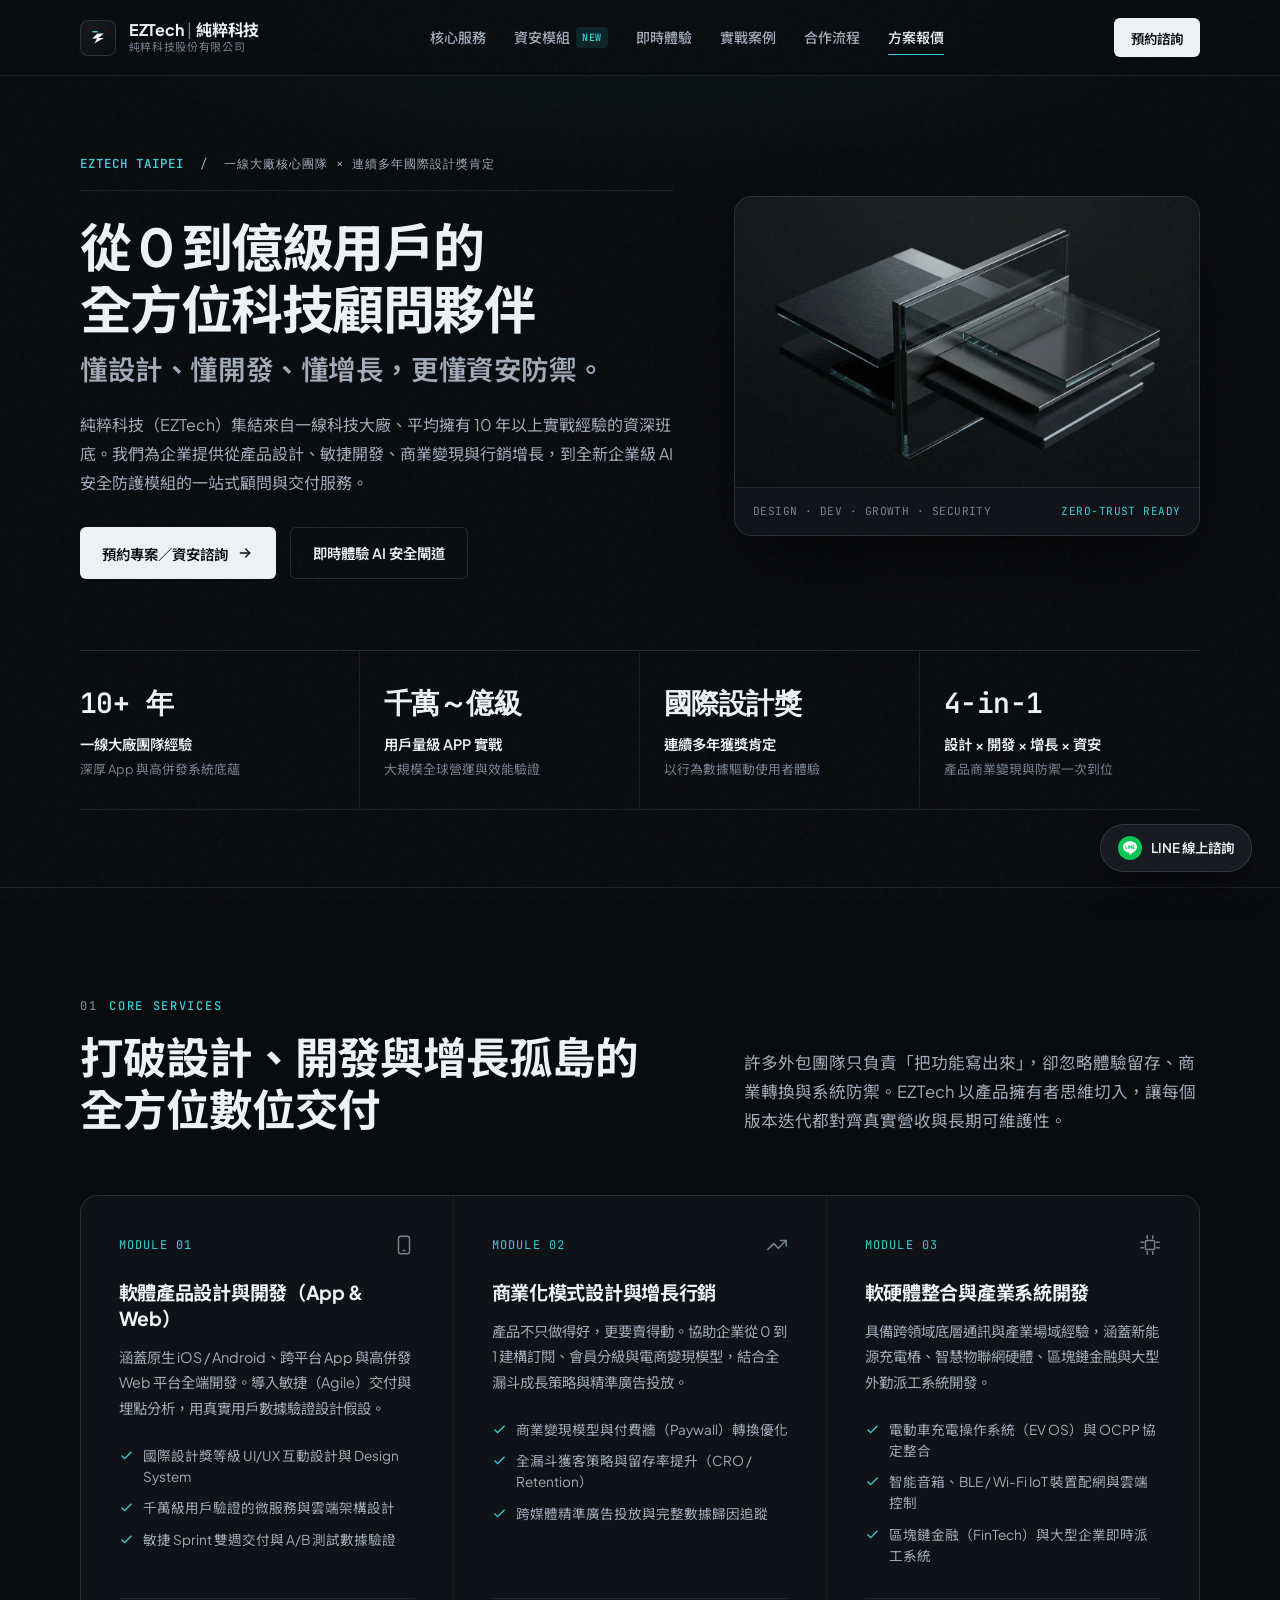
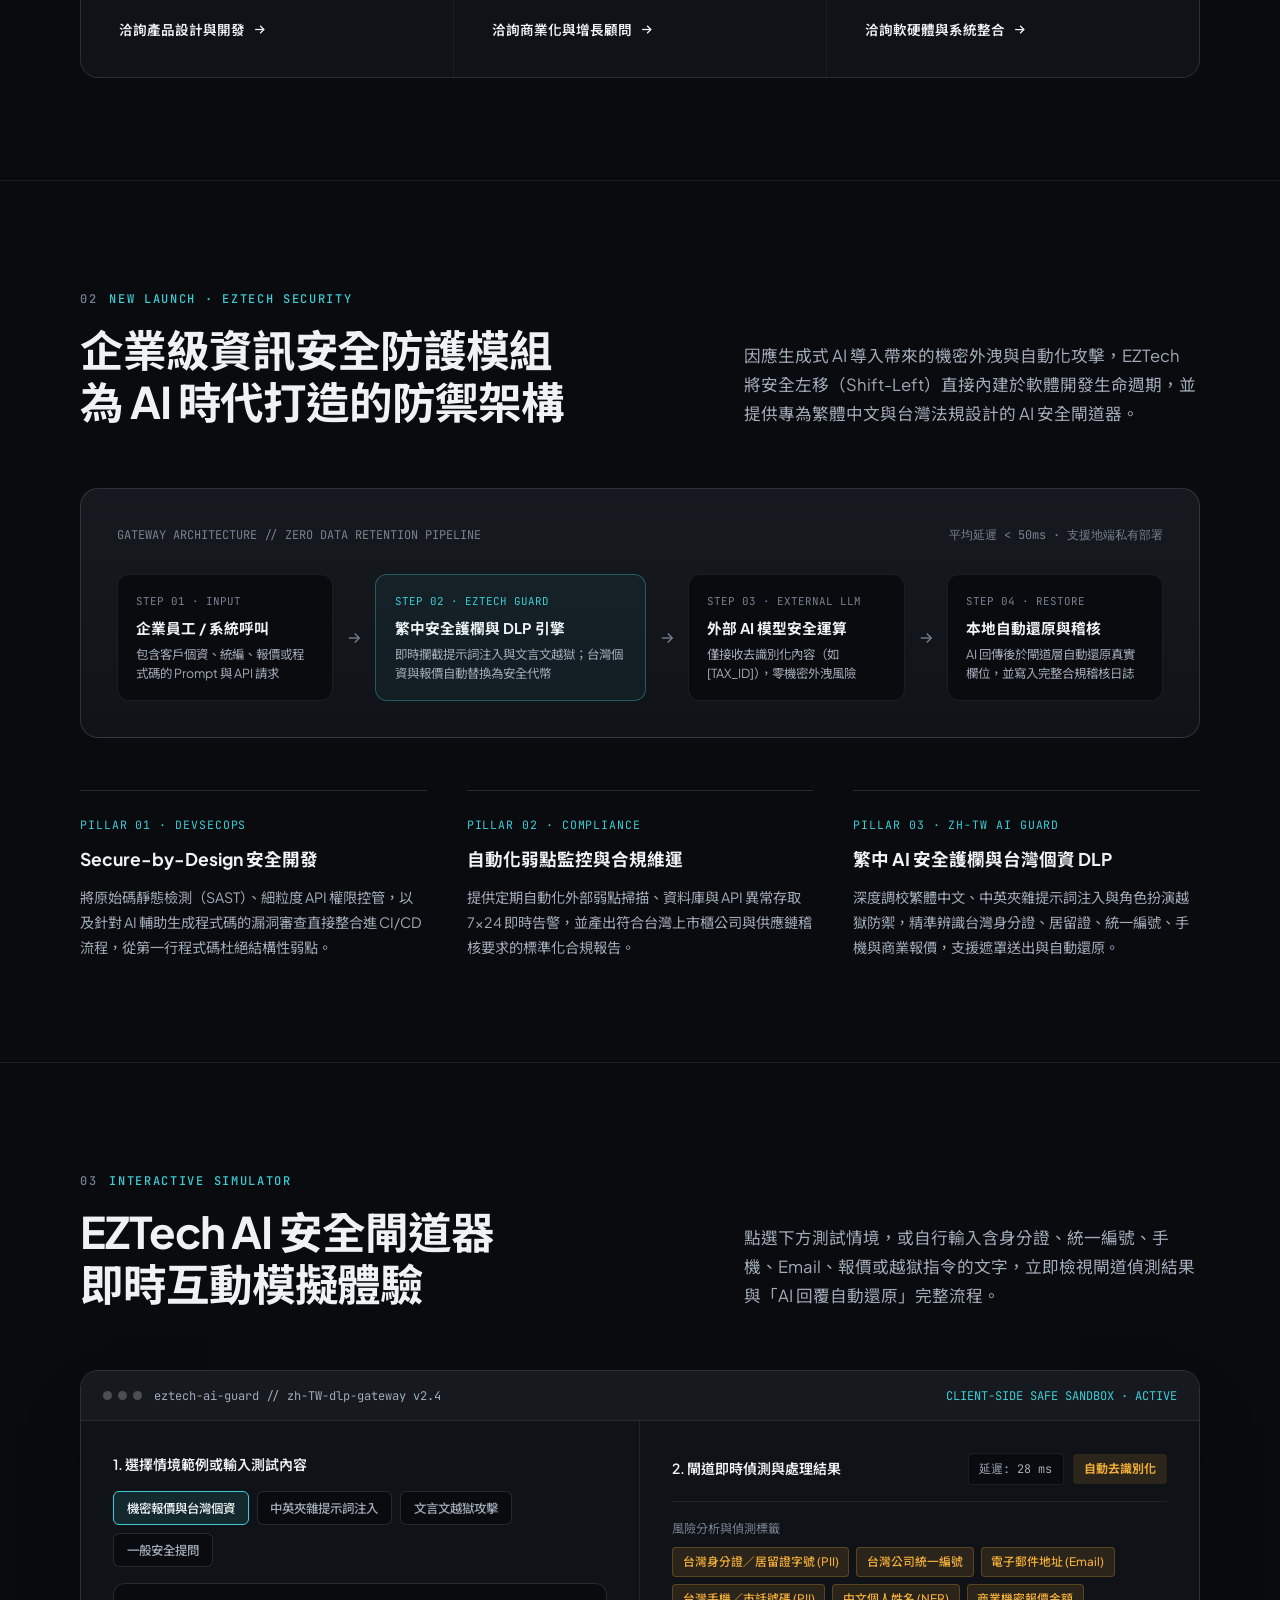
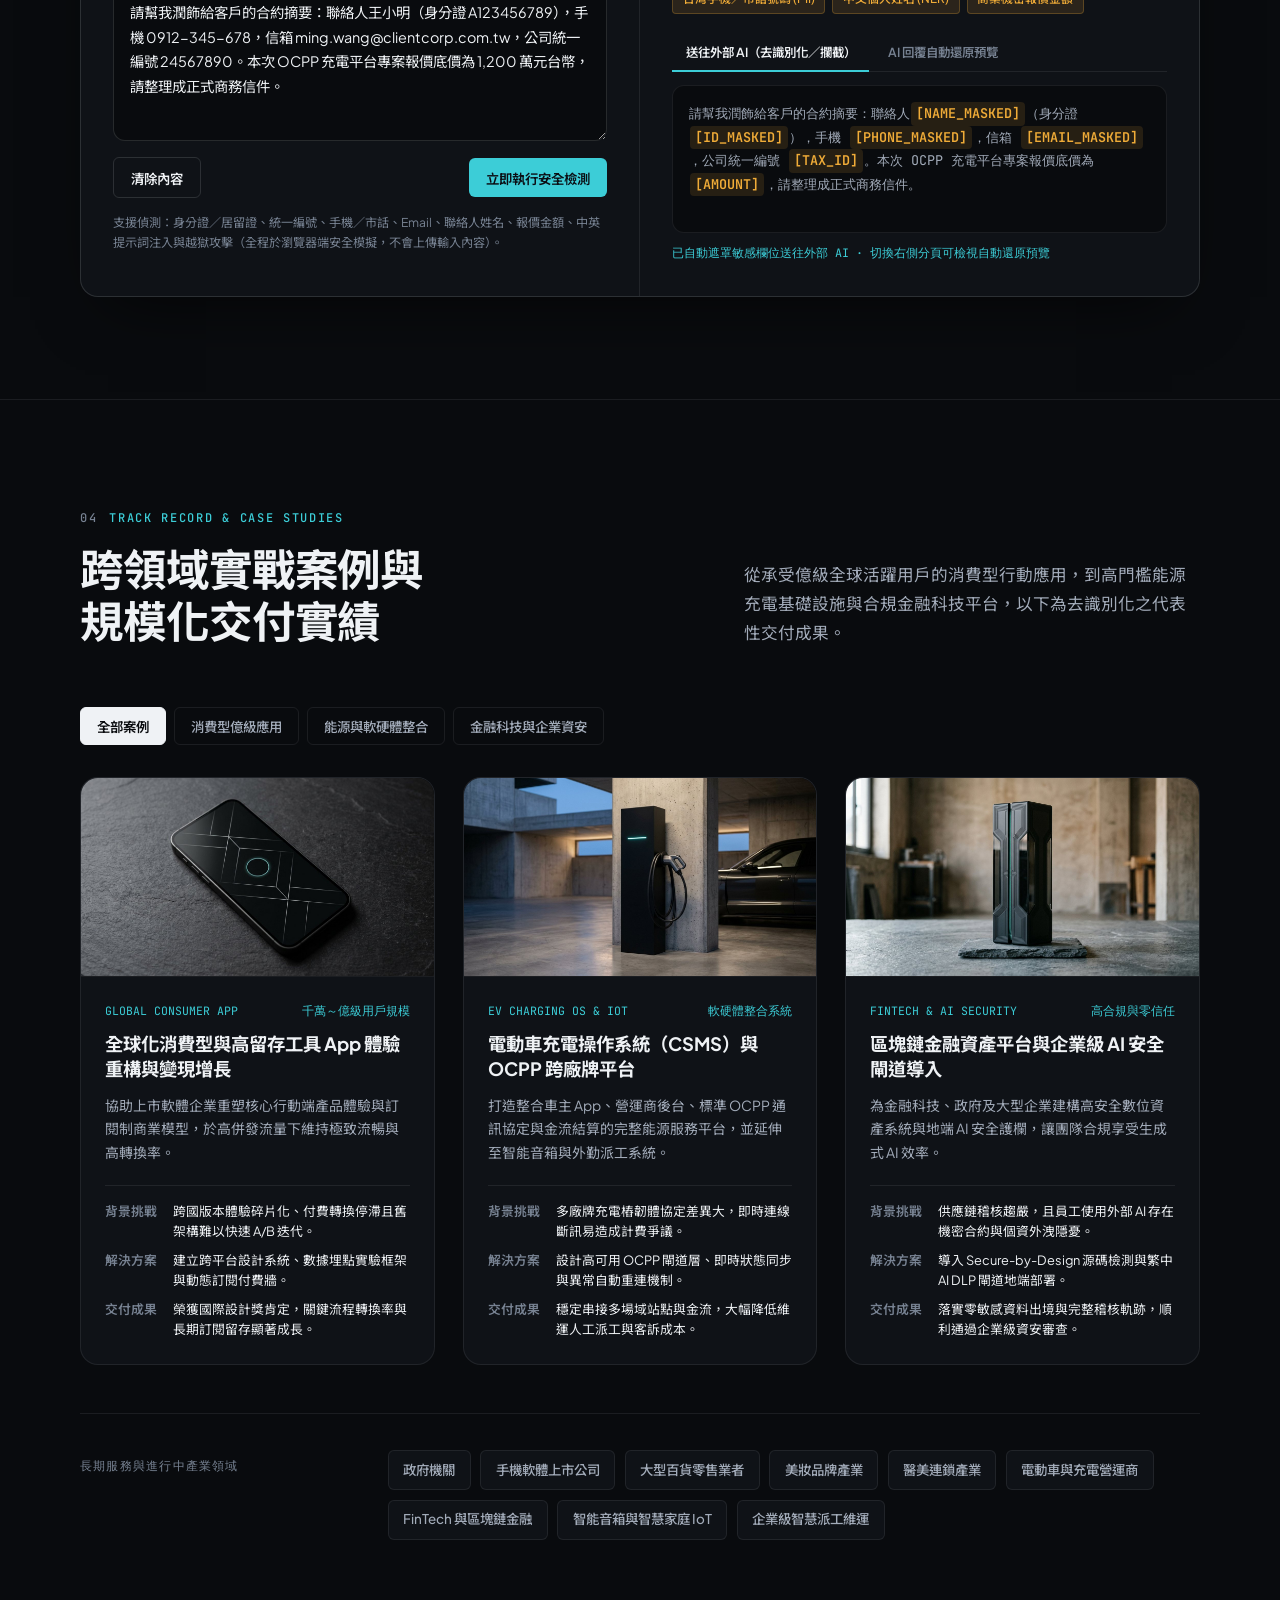
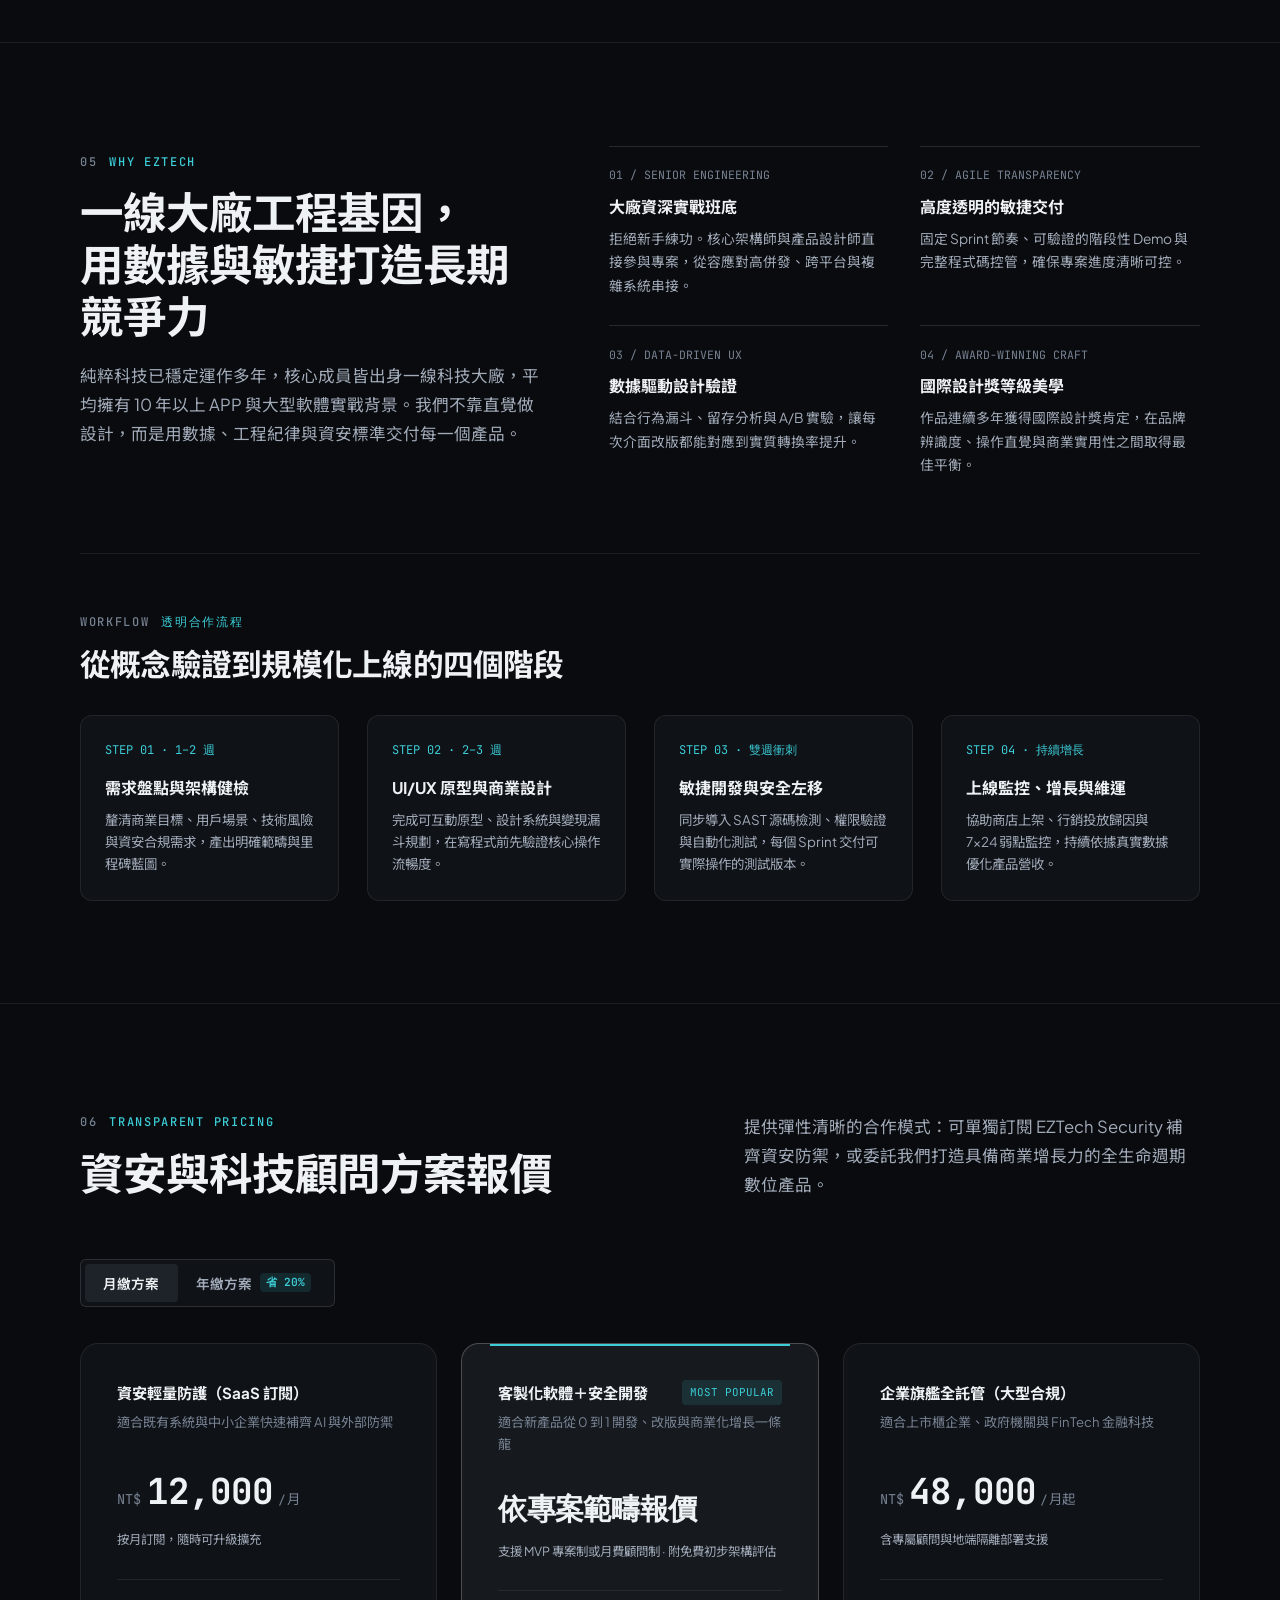
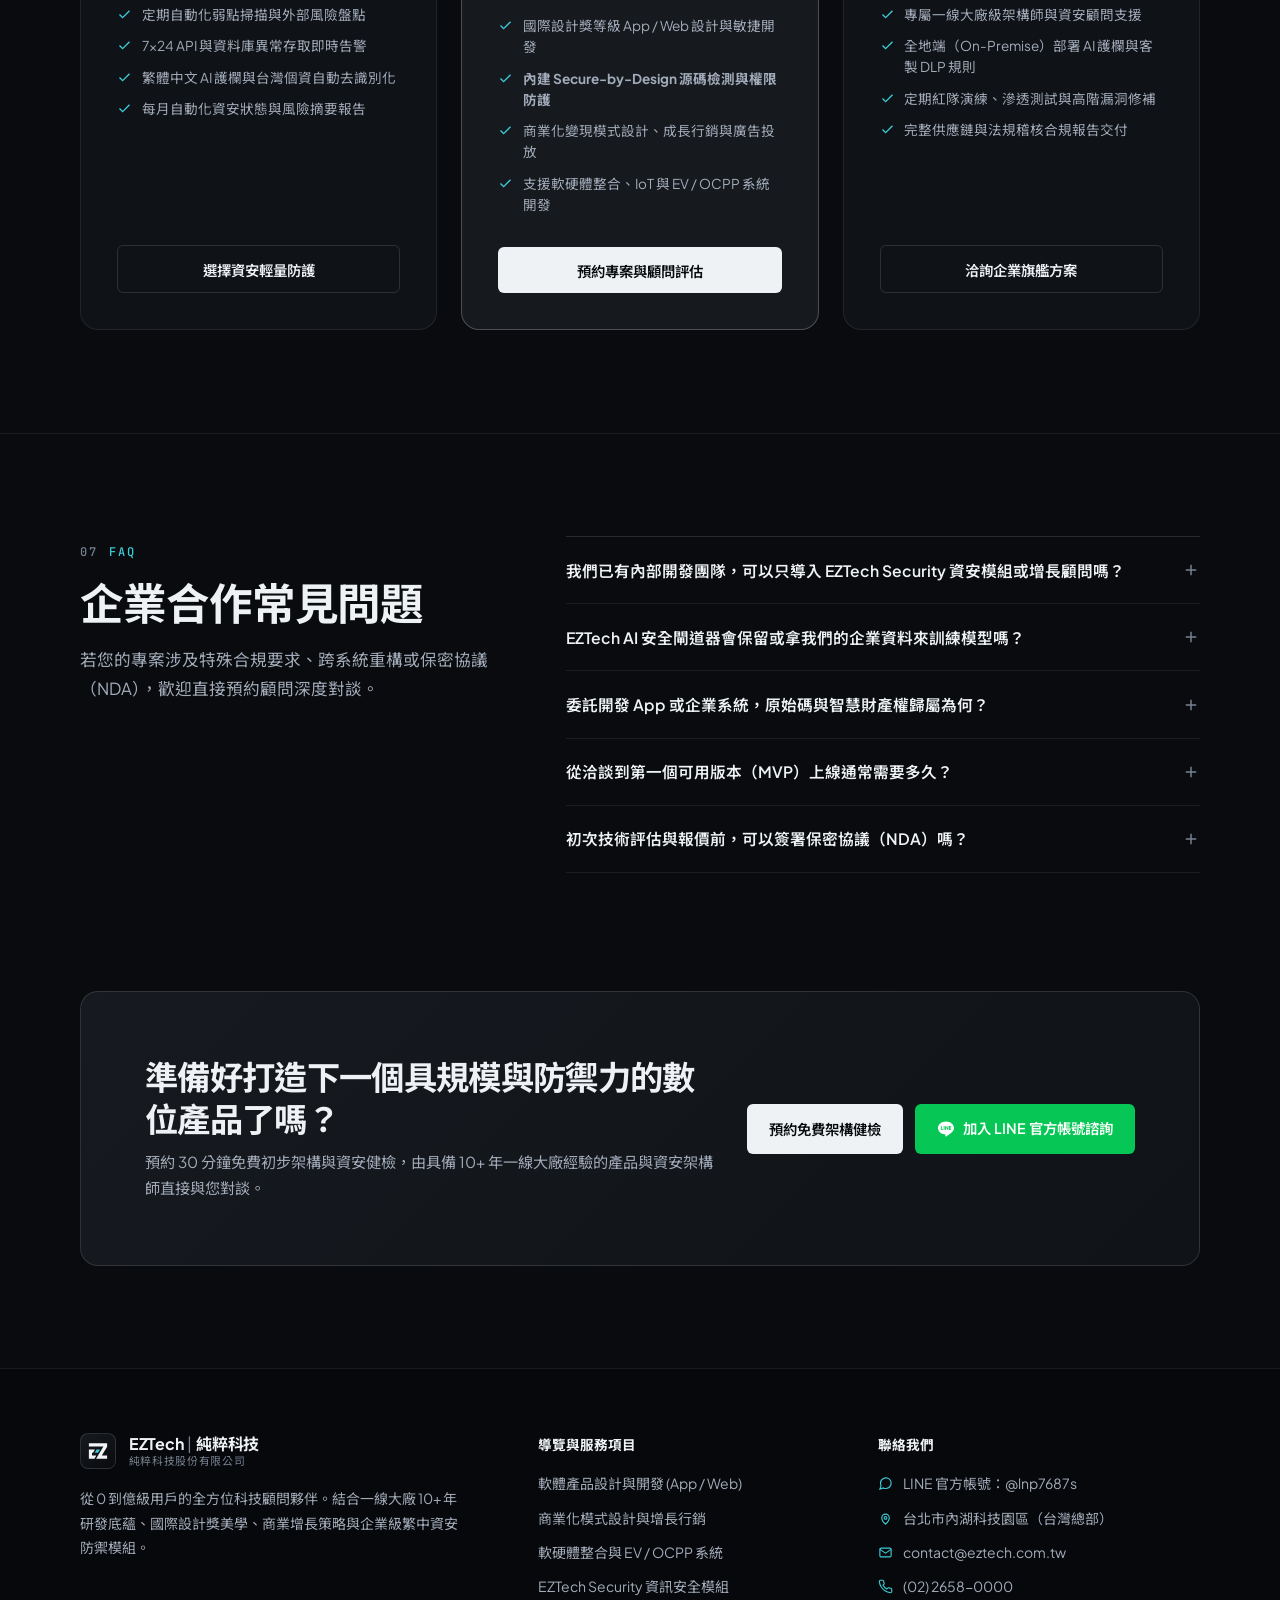
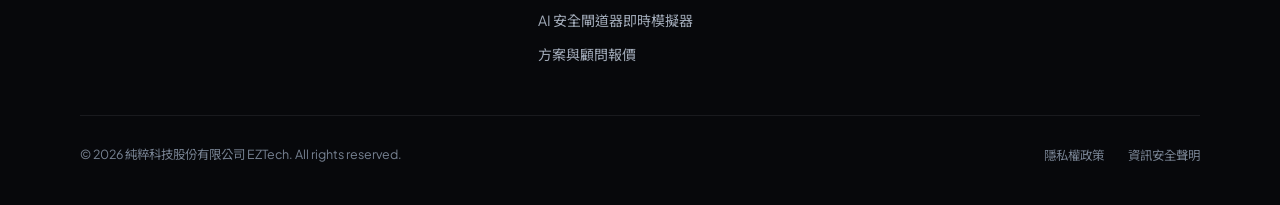
<file: index.html>
<!DOCTYPE html>
<html lang="zh-Hant">
<head>
  <meta charset="UTF-8">
  <meta name="viewport" content="width=device-width, initial-scale=1.0">
  <title>EZTech 純粹科技 | 從 0 到億級用戶的全方位科技顧問與企業資安夥伴</title>
  <meta name="description" content="純粹科技（EZTech）集結一線科技大廠 10+ 年實戰核心團隊，提供國際設計獎等級 App/Web 產品設計開發、商業化增長行銷、EV/OCPP 軟硬體整合，以及繁中 AI 安全護欄與台灣個資 DLP 防護模組。">
  <meta name="theme-color" content="#090B0E">
  <link rel="icon" type="image/svg+xml" href="./assets/favicon.svg">

  <!-- Open Graph / Social Sharing (LINE, LinkedIn, Facebook) -->
  <meta property="og:type" content="website">
  <meta property="og:locale" content="zh_TW">
  <meta property="og:site_name" content="EZTech 純粹科技">
  <meta property="og:title" content="EZTech 純粹科技 | 從 0 到億級用戶的科技顧問與資安夥伴">
  <meta property="og:description" content="懂設計、懂開發、懂增長，更懂資安防禦。一線大廠核心團隊 × 連續榮獲國際設計獎肯定，提供全生命週期數位產品交付與繁中 AI 安全閘道。">
  <meta property="og:image" content="./assets/hero-architecture.jpg">
  <meta name="twitter:card" content="summary_large_image">
  <meta name="twitter:title" content="EZTech 純粹科技 | 從 0 到億級用戶的科技顧問與資安夥伴">
  <meta name="twitter:description" content="一線大廠 10+ 年研發團隊，整合產品設計開發、商業增長、EV/OCPP 系統整合與 EZTech Security 資安防禦模組。">
  <meta name="twitter:image" content="./assets/hero-architecture.jpg">

  <!-- Fonts: Plus Jakarta Sans + Noto Sans TC + JetBrains Mono -->
  <link rel="preconnect" href="https://fonts.googleapis.com">
  <link rel="preconnect" href="https://fonts.gstatic.com" crossorigin>
  <link href="https://fonts.googleapis.com/css2?family=JetBrains+Mono:wght@400;500;600;700&family=Noto+Sans+TC:wght@400;500;600;700;900&family=Plus+Jakarta+Sans:wght@500;600;700;800&display=swap" rel="stylesheet">

  <link rel="stylesheet" href="./styles.css">

  <!-- Structured Data (JSON-LD) -->
  <script type="application/ld+json">
  {
    "@context": "https://schema.org",
    "@type": "ProfessionalService",
    "name": "純粹科技股份有限公司 EZTech",
    "alternateName": "EZTech",
    "description": "從 0 到億級用戶的全方位科技顧問夥伴，專精 App/Web 產品設計與敏捷開發、商業增長行銷、軟硬體與 OCPP 系統整合，以及企業級繁中 AI 安全防護模組。",
    "areaServed": "TW",
    "email": "contact@eztech.com.tw",
    "telephone": "+886-2-2658-0000",
    "address": {
      "@type": "PostalAddress",
      "addressLocality": "台北市",
      "addressCountry": "TW"
    },
    "serviceType": [
      "軟體產品設計與開發",
      "商業化模式設計與增長行銷",
      "軟硬體整合與 EV OCPP 系統開發",
      "企業資訊安全與繁中 AI 安全護欄"
    ]
  }
  </script>
</head>
<body>
  <a href="#main-content" class="skip-link">跳至主要內容</a>
  <div class="ambient-wash" aria-hidden="true"></div>

  <!-- ==================== 1. Sticky Header ==================== -->
  <header id="site-header" class="site-header">
    <div class="container header-inner">
      <a href="#top" class="brand" aria-label="EZTech 純粹科技首頁">
        <div class="brand__mark" aria-hidden="true">
          <svg width="20" height="20" viewBox="0 0 24 24" fill="none">
            <path d="M5 6.5H19L12.5 12H19L7.5 18.5L11 12.5H5L11.5 6.5H5Z" fill="#F2F4F7"/>
            <rect x="5" y="3.5" width="7" height="1.8" rx="0.9" fill="#3CCBD7"/>
          </svg>
        </div>
        <div class="brand__text">
          <span class="brand__name">EZTech<span>|</span>純粹科技</span>
          <span class="brand__sub">純粹科技股份有限公司</span>
        </div>
      </a>

      <nav class="desktop-nav" aria-label="主導覽列">
        <a href="#services" class="nav-link">核心服務</a>
        <a href="#security" class="nav-link">資安模組 <span class="nav-tag">NEW</span></a>
        <a href="#demo" class="nav-link">即時體驗</a>
        <a href="#cases" class="nav-link">實戰案例</a>
        <a href="#process" class="nav-link">合作流程</a>
        <a href="#pricing" class="nav-link">方案報價</a>
      </nav>

      <div class="header-cta">
        <button id="header-consult-btn" type="button" class="btn btn--primary btn--sm" data-open-modal data-plan="一般專案與科技顧問諮詢" data-modules="軟體開發">
          預約諮詢
        </button>
      </div>

      <button id="mobile-menu-btn" type="button" class="menu-toggle" aria-label="開啟導覽選單" aria-expanded="false" aria-controls="mobile-drawer">
        <svg id="menu-icon-open" width="20" height="20" viewBox="0 0 24 24" fill="none" stroke="currentColor" stroke-width="1.8" stroke-linecap="round">
          <line x1="4" y1="7" x2="20" y2="7"></line>
          <line x1="4" y1="12" x2="20" y2="12"></line>
          <line x1="4" y1="17" x2="20" y2="17"></line>
        </svg>
        <svg id="menu-icon-close" width="20" height="20" viewBox="0 0 24 24" fill="none" stroke="currentColor" stroke-width="1.8" stroke-linecap="round" hidden>
          <line x1="6" y1="6" x2="18" y2="18"></line>
          <line x1="18" y1="6" x2="6" y2="18"></line>
        </svg>
      </button>
    </div>

    <div id="mobile-drawer" class="mobile-drawer" aria-label="行動版導覽選單">
      <nav class="mobile-drawer__nav">
        <a href="#services" class="mobile-drawer__link">核心服務</a>
        <a href="#security" class="mobile-drawer__link">資安模組 <span class="nav-tag">NEW</span></a>
        <a href="#demo" class="mobile-drawer__link">即時體驗 AI 閘道</a>
        <a href="#cases" class="mobile-drawer__link">實戰案例與實績</a>
        <a href="#process" class="mobile-drawer__link">團隊實力與流程</a>
        <a href="#pricing" class="mobile-drawer__link">方案報價</a>
      </nav>
      <button type="button" class="btn btn--primary btn--full" data-open-modal data-plan="一般專案與科技顧問諮詢" data-modules="軟體開發,資訊安全模組">
        預約專案／資安諮詢
      </button>
    </div>
  </header>

  <main id="main-content">
    <!-- ==================== 2. Hero Section ==================== -->
    <section id="top" class="hero">
      <div class="container">
        <div class="hero-grid">
          <div class="hero-copy">
            <div class="hero-kicker">
              <span class="hero-kicker__accent">EZTECH TAIPEI</span>
              <span>/</span>
              <span>一線大廠核心團隊 × 連續多年國際設計獎肯定</span>
            </div>

            <h1 class="hero-title">
              從 0 到億級用戶的<br>全方位科技顧問夥伴
              <span class="hero-title__sub">懂設計、懂開發、懂增長，更懂資安防禦。</span>
            </h1>

            <p class="hero-desc">
              純粹科技（EZTech）集結來自一線科技大廠、平均擁有 10 年以上實戰經驗的資深班底。我們為企業提供從產品設計、敏捷開發、商業變現與行銷增長，到全新企業級 AI 安全防護模組的一站式顧問與交付服務。
            </p>

            <div class="hero-actions">
              <button id="hero-consult-btn" type="button" class="btn btn--primary" data-open-modal data-plan="專案開發與資安架構諮詢" data-modules="軟體開發,資訊安全模組">
                預約專案／資安諮詢
                <svg viewBox="0 0 24 24" fill="none" stroke="currentColor" stroke-width="2" stroke-linecap="round" stroke-linejoin="round" aria-hidden="true">
                  <path d="M5 12h14"></path>
                  <path d="m13 6 6 6-6 6"></path>
                </svg>
              </button>
              <a href="#demo" class="btn btn--ghost">
                即時體驗 AI 安全閘道
              </a>
            </div>
          </div>

          <div class="hero-visual">
            <figure class="hero-frame">
              <div class="hero-frame__media">
                <img src="./assets/hero-architecture.jpg" alt="EZTech 純粹科技多層次軟體架構與資安防護抽象設計視覺" width="1376" height="768" fetchpriority="high">
              </div>
              <figcaption class="hero-frame__caption">
                <span>DESIGN · DEV · GROWTH · SECURITY</span>
                <span class="hero-frame__status">ZERO-TRUST READY</span>
              </figcaption>
            </figure>
          </div>
        </div>

        <!-- Architectural Metrics Strip -->
        <div class="metrics-strip reveal" aria-label="核心實績數據">
          <div class="metric-item">
            <div class="metric-item__value">10+ 年</div>
            <div class="metric-item__label">一線大廠團隊經驗</div>
            <div class="metric-item__desc">深厚 App 與高併發系統底蘊</div>
          </div>
          <div class="metric-item">
            <div class="metric-item__value">千萬～億級</div>
            <div class="metric-item__label">用戶量級 APP 實戰</div>
            <div class="metric-item__desc">大規模全球營運與效能驗證</div>
          </div>
          <div class="metric-item">
            <div class="metric-item__value">國際設計獎</div>
            <div class="metric-item__label">連續多年獲獎肯定</div>
            <div class="metric-item__desc">以行為數據驅動使用者體驗</div>
          </div>
          <div class="metric-item">
            <div class="metric-item__value">4-in-1</div>
            <div class="metric-item__label">設計 × 開發 × 增長 × 資安</div>
            <div class="metric-item__desc">產品商業變現與防禦一次到位</div>
          </div>
        </div>
      </div>
    </section>

    <!-- ==================== 3. Core Services ==================== -->
    <section id="services" class="section section-divider">
      <div class="container">
        <div class="section-head section-head--split reveal">
          <div>
            <div class="eyebrow"><span class="eyebrow__num">01</span> CORE SERVICES</div>
            <h2 class="section-title">打破設計、開發與增長孤島的<br>全方位數位交付</h2>
          </div>
          <p class="section-lead">
            許多外包團隊只負責「把功能寫出來」，卻忽略體驗留存、商業轉換與系統防禦。EZTech 以產品擁有者思維切入，讓每個版本迭代都對齊真實營收與長期可維護性。
          </p>
        </div>

        <div class="services-grid reveal">
          <!-- Module 01 -->
          <article class="service-cell">
            <div>
              <div class="service-cell__top">
                <span class="service-cell__index">MODULE 01</span>
                <svg class="service-cell__icon" viewBox="0 0 24 24" fill="none" stroke="currentColor" stroke-width="1.6" stroke-linecap="round" stroke-linejoin="round" aria-hidden="true">
                  <rect x="6" y="2.5" width="12" height="19" rx="2.5"></rect>
                  <line x1="11" y1="18" x2="13" y2="18"></line>
                </svg>
              </div>
              <h3 class="service-cell__title">軟體產品設計與開發（App &amp; Web）</h3>
              <p class="service-cell__desc">
                涵蓋原生 iOS / Android、跨平台 App 與高併發 Web 平台全端開發。導入敏捷（Agile）交付與埋點分析，用真實用戶數據驗證設計假設。
              </p>
              <ul class="check-list">
                <li>
                  <svg viewBox="0 0 24 24" fill="none" stroke="currentColor" stroke-width="2.2" aria-hidden="true"><polyline points="20 6 9 17 4 12"></polyline></svg>
                  國際設計獎等級 UI/UX 互動設計與 Design System
                </li>
                <li>
                  <svg viewBox="0 0 24 24" fill="none" stroke="currentColor" stroke-width="2.2" aria-hidden="true"><polyline points="20 6 9 17 4 12"></polyline></svg>
                  千萬級用戶驗證的微服務與雲端架構設計
                </li>
                <li>
                  <svg viewBox="0 0 24 24" fill="none" stroke="currentColor" stroke-width="2.2" aria-hidden="true"><polyline points="20 6 9 17 4 12"></polyline></svg>
                  敏捷 Sprint 雙週交付與 A/B 測試數據驗證
                </li>
              </ul>
            </div>
            <button type="button" class="service-cell__action" data-open-modal data-plan="軟體產品設計與開發諮詢" data-modules="軟體開發">
              洽詢產品設計與開發
              <svg width="15" height="15" viewBox="0 0 24 24" fill="none" stroke="currentColor" stroke-width="2" aria-hidden="true"><path d="M5 12h14"></path><path d="m13 6 6 6-6 6"></path></svg>
            </button>
          </article>

          <!-- Module 02 -->
          <article class="service-cell">
            <div>
              <div class="service-cell__top">
                <span class="service-cell__index">MODULE 02</span>
                <svg class="service-cell__icon" viewBox="0 0 24 24" fill="none" stroke="currentColor" stroke-width="1.6" stroke-linecap="round" stroke-linejoin="round" aria-hidden="true">
                  <polyline points="22 7 13.5 15.5 8.5 10.5 2 17"></polyline>
                  <polyline points="16 7 22 7 22 13"></polyline>
                </svg>
              </div>
              <h3 class="service-cell__title">商業化模式設計與增長行銷</h3>
              <p class="service-cell__desc">
                產品不只做得好，更要賣得動。協助企業從 0 到 1 建構訂閱、會員分級與電商變現模型，結合全漏斗成長策略與精準廣告投放。
              </p>
              <ul class="check-list">
                <li>
                  <svg viewBox="0 0 24 24" fill="none" stroke="currentColor" stroke-width="2.2" aria-hidden="true"><polyline points="20 6 9 17 4 12"></polyline></svg>
                  商業變現模型與付費牆（Paywall）轉換優化
                </li>
                <li>
                  <svg viewBox="0 0 24 24" fill="none" stroke="currentColor" stroke-width="2.2" aria-hidden="true"><polyline points="20 6 9 17 4 12"></polyline></svg>
                  全漏斗獲客策略與留存率提升（CRO / Retention）
                </li>
                <li>
                  <svg viewBox="0 0 24 24" fill="none" stroke="currentColor" stroke-width="2.2" aria-hidden="true"><polyline points="20 6 9 17 4 12"></polyline></svg>
                  跨媒體精準廣告投放與完整數據歸因追蹤
                </li>
              </ul>
            </div>
            <button type="button" class="service-cell__action" data-open-modal data-plan="商業化與增長行銷諮詢" data-modules="商業化與行銷">
              洽詢商業化與增長顧問
              <svg width="15" height="15" viewBox="0 0 24 24" fill="none" stroke="currentColor" stroke-width="2" aria-hidden="true"><path d="M5 12h14"></path><path d="m13 6 6 6-6 6"></path></svg>
            </button>
          </article>

          <!-- Module 03 -->
          <article class="service-cell">
            <div>
              <div class="service-cell__top">
                <span class="service-cell__index">MODULE 03</span>
                <svg class="service-cell__icon" viewBox="0 0 24 24" fill="none" stroke="currentColor" stroke-width="1.6" stroke-linecap="round" stroke-linejoin="round" aria-hidden="true">
                  <rect x="7" y="7" width="10" height="10" rx="1.5"></rect>
                  <path d="M9 2v3M15 2v3M9 19v3M15 19v3M2 9h3M2 15h3M19 9h3M19 15h3"></path>
                </svg>
              </div>
              <h3 class="service-cell__title">軟硬體整合與產業系統開發</h3>
              <p class="service-cell__desc">
                具備跨領域底層通訊與產業場域經驗，涵蓋新能源充電樁、智慧物聯網硬體、區塊鏈金融與大型外勤派工系統開發。
              </p>
              <ul class="check-list">
                <li>
                  <svg viewBox="0 0 24 24" fill="none" stroke="currentColor" stroke-width="2.2" aria-hidden="true"><polyline points="20 6 9 17 4 12"></polyline></svg>
                  電動車充電操作系統（EV OS）與 OCPP 協定整合
                </li>
                <li>
                  <svg viewBox="0 0 24 24" fill="none" stroke="currentColor" stroke-width="2.2" aria-hidden="true"><polyline points="20 6 9 17 4 12"></polyline></svg>
                  智能音箱、BLE / Wi-Fi IoT 裝置配網與雲端控制
                </li>
                <li>
                  <svg viewBox="0 0 24 24" fill="none" stroke="currentColor" stroke-width="2.2" aria-hidden="true"><polyline points="20 6 9 17 4 12"></polyline></svg>
                  區塊鏈金融（FinTech）與大型企業即時派工系統
                </li>
              </ul>
            </div>
            <button type="button" class="service-cell__action" data-open-modal data-plan="軟硬體整合與產業系統諮詢" data-modules="軟硬體與 OCPP">
              洽詢軟硬體與系統整合
              <svg width="15" height="15" viewBox="0 0 24 24" fill="none" stroke="currentColor" stroke-width="2" aria-hidden="true"><path d="M5 12h14"></path><path d="m13 6 6 6-6 6"></path></svg>
            </button>
          </article>
        </div>
      </div>
    </section>

    <!-- ==================== 4. EZTech Security Module ==================== -->
    <section id="security" class="section section-divider">
      <div class="container">
        <div class="section-head section-head--split reveal">
          <div>
            <div class="eyebrow"><span class="eyebrow__num">02</span> NEW LAUNCH · EZTECH SECURITY</div>
            <h2 class="section-title">企業級資訊安全防護模組<br>為 AI 時代打造的防禦架構</h2>
          </div>
          <p class="section-lead">
            因應生成式 AI 導入帶來的機密外洩與自動化攻擊，EZTech 將安全左移（Shift-Left）直接內建於軟體開發生命週期，並提供專為繁體中文與台灣法規設計的 AI 安全閘道器。
          </p>
        </div>

        <!-- Clean Architectural Pipeline Visual -->
        <div class="security-pipeline reveal" aria-label="EZTech AI 安全閘道運作流程圖">
          <div class="pipeline-label">
            <span>GATEWAY ARCHITECTURE // ZERO DATA RETENTION PIPELINE</span>
            <span>平均延遲 &lt; 50ms · 支援地端私有部署</span>
          </div>
          <div class="pipeline-steps">
            <div class="pipeline-node">
              <div class="pipeline-node__step">STEP 01 · INPUT</div>
              <div class="pipeline-node__title">企業員工 / 系統呼叫</div>
              <div class="pipeline-node__sub">包含客戶個資、統編、報價或程式碼的 Prompt 與 API 請求</div>
            </div>

            <div class="pipeline-arrow" aria-hidden="true">
              <svg viewBox="0 0 24 24" fill="none" stroke="currentColor" stroke-width="1.8"><path d="M5 12h14"></path><path d="m13 6 6 6-6 6"></path></svg>
            </div>

            <div class="pipeline-node pipeline-node--core">
              <div class="pipeline-node__step">STEP 02 · EZTECH GUARD</div>
              <div class="pipeline-node__title">繁中安全護欄與 DLP 引擎</div>
              <div class="pipeline-node__sub">即時攔截提示詞注入與文言文越獄；台灣個資與報價自動替換為安全代幣</div>
            </div>

            <div class="pipeline-arrow" aria-hidden="true">
              <svg viewBox="0 0 24 24" fill="none" stroke="currentColor" stroke-width="1.8"><path d="M5 12h14"></path><path d="m13 6 6 6-6 6"></path></svg>
            </div>

            <div class="pipeline-node">
              <div class="pipeline-node__step">STEP 03 · EXTERNAL LLM</div>
              <div class="pipeline-node__title">外部 AI 模型安全運算</div>
              <div class="pipeline-node__sub">僅接收去識別化內容（如 [TAX_ID]），零機密外洩風險</div>
            </div>

            <div class="pipeline-arrow" aria-hidden="true">
              <svg viewBox="0 0 24 24" fill="none" stroke="currentColor" stroke-width="1.8"><path d="M5 12h14"></path><path d="m13 6 6 6-6 6"></path></svg>
            </div>

            <div class="pipeline-node">
              <div class="pipeline-node__step">STEP 04 · RESTORE</div>
              <div class="pipeline-node__title">本地自動還原與稽核</div>
              <div class="pipeline-node__sub">AI 回傳後於閘道層自動還原真實欄位，並寫入完整合規稽核日誌</div>
            </div>
          </div>
        </div>

        <!-- 3 Architectural Security Pillars -->
        <div class="pillars-grid reveal">
          <div class="pillar">
            <div class="pillar__tag">PILLAR 01 · DEVSECOPS</div>
            <h3 class="pillar__title">Secure-by-Design 安全開發</h3>
            <p class="pillar__desc">
              將原始碼靜態檢測（SAST）、細粒度 API 權限控管，以及針對 AI 輔助生成程式碼的漏洞審查直接整合進 CI/CD 流程，從第一行程式碼杜絕結構性弱點。
            </p>
          </div>
          <div class="pillar">
            <div class="pillar__tag">PILLAR 02 · COMPLIANCE</div>
            <h3 class="pillar__title">自動化弱點監控與合規維運</h3>
            <p class="pillar__desc">
              提供定期自動化外部弱點掃描、資料庫與 API 異常存取 7×24 即時告警，並產出符合台灣上市櫃公司與供應鏈稽核要求的標準化合規報告。
            </p>
          </div>
          <div class="pillar">
            <div class="pillar__tag">PILLAR 03 · ZH-TW AI GUARD</div>
            <h3 class="pillar__title">繁中 AI 安全護欄與台灣個資 DLP</h3>
            <p class="pillar__desc">
              深度調校繁體中文、中英夾雜提示詞注入與角色扮演越獄防禦，精準辨識台灣身分證、居留證、統一編號、手機與商業報價，支援遮罩送出與自動還原。
            </p>
          </div>
        </div>
      </div>
    </section>

    <!-- ==================== 5. Interactive AI Guard Simulator ==================== -->
    <section id="demo" class="section section-divider">
      <div class="container">
        <div class="section-head section-head--split reveal">
          <div>
            <div class="eyebrow"><span class="eyebrow__num">03</span> INTERACTIVE SIMULATOR</div>
            <h2 class="section-title">EZTech AI 安全閘道器<br>即時互動模擬體驗</h2>
          </div>
          <p class="section-lead">
            點選下方測試情境，或自行輸入含身分證、統一編號、手機、Email、報價或越獄指令的文字，立即檢視閘道偵測結果與「AI 回覆自動還原」完整流程。
          </p>
        </div>

        <div class="demo-shell reveal">
          <div class="demo-bar">
            <div class="demo-bar__left">
              <div class="demo-dots" aria-hidden="true"><span></span><span></span><span></span></div>
              <span>eztech-ai-guard // zh-TW-dlp-gateway v2.4</span>
            </div>
            <div class="demo-bar__right">
              <span>CLIENT-SIDE SAFE SANDBOX · ACTIVE</span>
            </div>
          </div>

          <div class="demo-body">
            <!-- Left Pane: Input -->
            <div class="demo-pane demo-pane--input">
              <label for="demo-input" class="demo-label">1. 選擇情境範例或輸入測試內容</label>

              <div class="preset-row" role="group" aria-label="安全檢測範例">
                <button type="button" class="preset-btn is-active" data-preset="dlp">機密報價與台灣個資</button>
                <button type="button" class="preset-btn" data-preset="injection">中英夾雜提示詞注入</button>
                <button type="button" class="preset-btn" data-preset="classical">文言文越獄攻擊</button>
                <button type="button" class="preset-btn" data-preset="safe">一般安全提問</button>
              </div>

              <textarea id="demo-input" class="demo-textarea" placeholder="輸入欲傳送給外部 AI（如 ChatGPT / Claude）的內容，例如包含姓名、身分證、統一編號、手機或報價..."></textarea>

              <div class="demo-controls">
                <button id="demo-clear-btn" type="button" class="btn btn--ghost btn--sm">清除內容</button>
                <button id="demo-scan-btn" type="button" class="btn btn--accent btn--sm">
                  立即執行安全檢測
                </button>
              </div>
              <p class="demo-hint">支援偵測：身分證／居留證、統一編號、手機／市話、Email、聯絡人姓名、報價金額、中英提示詞注入與越獄攻擊（全程於瀏覽器端安全模擬，不會上傳輸入內容）。</p>
            </div>

            <!-- Right Pane: Telemetry & 2-Stage Output -->
            <div class="demo-pane">
              <div class="demo-status-row">
                <span class="demo-label" style="margin-bottom: 0;">2. 閘道即時偵測與處理結果</span>
                <div class="demo-meta">
                  <span id="result-latency" class="telemetry-pill">延遲: -- ms</span>
                  <span id="result-badge" class="status-badge">等待檢測</span>
                </div>
              </div>

              <div class="threat-section">
                <div class="threat-title">風險分析與偵測標籤</div>
                <div id="result-threats" class="threat-list"></div>
              </div>

              <div class="output-tabs" role="tablist" aria-label="模擬檢視階段">
                <button id="tab-masked" type="button" role="tab" aria-selected="true" class="output-tab is-active" data-output-tab="masked">
                  送往外部 AI（去識別化／攔截）
                </button>
                <button id="tab-restored" type="button" role="tab" aria-selected="false" class="output-tab" data-output-tab="restored">
                  AI 回覆自動還原預覽
                </button>
              </div>

              <div id="result-output" class="output-box" role="tabpanel" aria-live="polite"></div>
              <div id="result-action-note" class="output-note"></div>
            </div>
          </div>
        </div>
      </div>
    </section>

    <!-- ==================== 6. Featured Case Studies & Industries ==================== -->
    <section id="cases" class="section section-divider">
      <div class="container">
        <div class="section-head section-head--split reveal">
          <div>
            <div class="eyebrow"><span class="eyebrow__num">04</span> TRACK RECORD &amp; CASE STUDIES</div>
            <h2 class="section-title">跨領域實戰案例與<br>規模化交付實績</h2>
          </div>
          <p class="section-lead">
            從承受億級全球活躍用戶的消費型行動應用，到高門檻能源充電基礎設施與合規金融科技平台，以下為去識別化之代表性交付成果。
          </p>
        </div>

        <div class="filter-bar reveal" role="group" aria-label="案例領域篩選">
          <button type="button" class="filter-btn is-active" data-case-filter="all">全部案例</button>
          <button type="button" class="filter-btn" data-case-filter="consumer">消費型億級應用</button>
          <button type="button" class="filter-btn" data-case-filter="iot">能源與軟硬體整合</button>
          <button type="button" class="filter-btn" data-case-filter="security">金融科技與企業資安</button>
        </div>

        <div class="cases-grid reveal">
          <!-- Case 1 -->
          <article class="case-card" data-category="consumer">
            <div class="case-card__media">
              <img src="./assets/case-global-app.jpg" alt="億級用戶行動應用設計與商業增長案例視覺" width="1376" height="768" loading="lazy">
            </div>
            <div class="case-card__body">
              <div class="case-card__meta">
                <span>GLOBAL CONSUMER APP</span>
                <span>千萬～億級用戶規模</span>
              </div>
              <h3 class="case-card__title">全球化消費型與高留存工具 App 體驗重構與變現增長</h3>
              <p class="case-card__summary">
                協助上市軟體企業重塑核心行動端產品體驗與訂閱制商業模型，於高併發流量下維持極致流暢與高轉換率。
              </p>
              <dl class="case-specs">
                <div class="case-spec"><dt>背景挑戰</dt><dd>跨國版本體驗碎片化、付費轉換停滯且舊架構難以快速 A/B 迭代。</dd></div>
                <div class="case-spec"><dt>解決方案</dt><dd>建立跨平台設計系統、數據埋點實驗框架與動態訂閱付費牆。</dd></div>
                <div class="case-spec"><dt>交付成果</dt><dd>榮獲國際設計獎肯定，關鍵流程轉換率與長期訂閱留存顯著成長。</dd></div>
              </dl>
            </div>
          </article>

          <!-- Case 2 -->
          <article class="case-card" data-category="iot">
            <div class="case-card__media">
              <img src="./assets/case-ev-ocpp.jpg" alt="電動車充電操作系統與 OCPP 平台案例視覺" width="1376" height="768" loading="lazy">
            </div>
            <div class="case-card__body">
              <div class="case-card__meta">
                <span>EV CHARGING OS &amp; IOT</span>
                <span>軟硬體整合系統</span>
              </div>
              <h3 class="case-card__title">電動車充電操作系統（CSMS）與 OCPP 跨廠牌平台</h3>
              <p class="case-card__summary">
                打造整合車主 App、營運商後台、標準 OCPP 通訊協定與金流結算的完整能源服務平台，並延伸至智能音箱與外勤派工系統。
              </p>
              <dl class="case-specs">
                <div class="case-spec"><dt>背景挑戰</dt><dd>多廠牌充電樁韌體協定差異大，即時連線斷訊易造成計費爭議。</dd></div>
                <div class="case-spec"><dt>解決方案</dt><dd>設計高可用 OCPP 閘道層、即時狀態同步與異常自動重連機制。</dd></div>
                <div class="case-spec"><dt>交付成果</dt><dd>穩定串接多場域站點與金流，大幅降低維運人工派工與客訴成本。</dd></div>
              </dl>
            </div>
          </article>

          <!-- Case 3 -->
          <article class="case-card" data-category="security">
            <div class="case-card__media">
              <img src="./assets/case-fintech-security.jpg" alt="區塊鏈金融科技與企業 AI 資安防護案例視覺" width="1376" height="768" loading="lazy">
            </div>
            <div class="case-card__body">
              <div class="case-card__meta">
                <span>FINTECH &amp; AI SECURITY</span>
                <span>高合規與零信任</span>
              </div>
              <h3 class="case-card__title">區塊鏈金融資產平台與企業級 AI 安全閘道導入</h3>
              <p class="case-card__summary">
                為金融科技、政府及大型企業建構高安全數位資產系統與地端 AI 安全護欄，讓團隊合規享受生成式 AI 效率。
              </p>
              <dl class="case-specs">
                <div class="case-spec"><dt>背景挑戰</dt><dd>供應鏈稽核趨嚴，且員工使用外部 AI 存在機密合約與個資外洩隱憂。</dd></div>
                <div class="case-spec"><dt>解決方案</dt><dd>導入 Secure-by-Design 源碼檢測與繁中 AI DLP 閘道地端部署。</dd></div>
                <div class="case-spec"><dt>交付成果</dt><dd>落實零敏感資料出境與完整稽核軌跡，順利通過企業級資安審查。</dd></div>
              </dl>
            </div>
          </article>
        </div>

        <!-- Industries Served -->
        <div class="industries-band reveal">
          <div class="industries-band__label">長期服務與進行中產業領域</div>
          <div class="industries-list">
            <span class="industry-tag">政府機關</span>
            <span class="industry-tag">手機軟體上市公司</span>
            <span class="industry-tag">大型百貨零售業者</span>
            <span class="industry-tag">美妝品牌產業</span>
            <span class="industry-tag">醫美連鎖產業</span>
            <span class="industry-tag">電動車與充電營運商</span>
            <span class="industry-tag">FinTech 與區塊鏈金融</span>
            <span class="industry-tag">智能音箱與智慧家庭 IoT</span>
            <span class="industry-tag">企業級智慧派工維運</span>
          </div>
        </div>
      </div>
    </section>

    <!-- ==================== 7. Why EZTech & Collaboration Process ==================== -->
    <section id="process" class="section section-divider">
      <div class="container">
        <div class="why-layout reveal">
          <div>
            <div class="eyebrow"><span class="eyebrow__num">05</span> WHY EZTECH</div>
            <h2 class="section-title">一線大廠工程基因，<br>用數據與敏捷打造長期競爭力</h2>
            <p class="section-lead" style="margin-top: 1.15rem;">
              純粹科技已穩定運作多年，核心成員皆出身一線科技大廠，平均擁有 10 年以上 APP 與大型軟體實戰背景。我們不靠直覺做設計，而是用數據、工程紀律與資安標準交付每一個產品。
            </p>
          </div>

          <div class="principles-list">
            <div class="principle">
              <div class="principle__num">01 / SENIOR ENGINEERING</div>
              <h3 class="principle__title">大廠資深實戰班底</h3>
              <p class="principle__desc">拒絕新手練功。核心架構師與產品設計師直接參與專案，從容應對高併發、跨平台與複雜系統串接。</p>
            </div>
            <div class="principle">
              <div class="principle__num">02 / AGILE TRANSPARENCY</div>
              <h3 class="principle__title">高度透明的敏捷交付</h3>
              <p class="principle__desc">固定 Sprint 節奏、可驗證的階段性 Demo 與完整程式碼控管，確保專案進度清晰可控。</p>
            </div>
            <div class="principle">
              <div class="principle__num">03 / DATA-DRIVEN UX</div>
              <h3 class="principle__title">數據驅動設計驗證</h3>
              <p class="principle__desc">結合行為漏斗、留存分析與 A/B 實驗，讓每次介面改版都能對應到實質轉換率提升。</p>
            </div>
            <div class="principle">
              <div class="principle__num">04 / AWARD-WINNING CRAFT</div>
              <h3 class="principle__title">國際設計獎等級美學</h3>
              <p class="principle__desc">作品連續多年獲得國際設計獎肯定，在品牌辨識度、操作直覺與商業實用性之間取得最佳平衡。</p>
            </div>
          </div>
        </div>

        <!-- 4-Step Process -->
        <div class="process-strip reveal">
          <div class="eyebrow"><span class="eyebrow__num">WORKFLOW</span> 透明合作流程</div>
          <h3 class="section-title" style="font-size: clamp(1.45rem, 2.4vw, 1.95rem);">從概念驗證到規模化上線的四個階段</h3>
          <div class="process-grid">
            <div class="process-step">
              <div class="process-step__index">STEP 01 · 1–2 週</div>
              <h4 class="process-step__title">需求盤點與架構健檢</h4>
              <p class="process-step__desc">釐清商業目標、用戶場景、技術風險與資安合規需求，產出明確範疇與里程碑藍圖。</p>
            </div>
            <div class="process-step">
              <div class="process-step__index">STEP 02 · 2–3 週</div>
              <h4 class="process-step__title">UI/UX 原型與商業設計</h4>
              <p class="process-step__desc">完成可互動原型、設計系統與變現漏斗規劃，在寫程式前先驗證核心操作流暢度。</p>
            </div>
            <div class="process-step">
              <div class="process-step__index">STEP 03 · 雙週衝刺</div>
              <h4 class="process-step__title">敏捷開發與安全左移</h4>
              <p class="process-step__desc">同步導入 SAST 源碼檢測、權限驗證與自動化測試，每個 Sprint 交付可實際操作的測試版本。</p>
            </div>
            <div class="process-step">
              <div class="process-step__index">STEP 04 · 持續增長</div>
              <h4 class="process-step__title">上線監控、增長與維運</h4>
              <p class="process-step__desc">協助商店上架、行銷投放歸因與 7×24 弱點監控，持續依據真實數據優化產品營收。</p>
            </div>
          </div>
        </div>
      </div>
    </section>

    <!-- ==================== 8. Transparent Pricing ==================== -->
    <section id="pricing" class="section section-divider">
      <div class="container">
        <div class="section-head section-head--split reveal">
          <div>
            <div class="eyebrow"><span class="eyebrow__num">06</span> TRANSPARENT PRICING</div>
            <h2 class="section-title">資安與科技顧問方案報價</h2>
          </div>
          <p class="section-lead">
            提供彈性清晰的合作模式：可單獨訂閱 EZTech Security 補齊資安防禦，或委託我們打造具備商業增長力的全生命週期數位產品。
          </p>
        </div>

        <div class="billing-switch-wrap reveal">
          <div class="billing-switch" role="group" aria-label="計費週期切換">
            <button id="btn-monthly" type="button" class="billing-btn is-active" aria-pressed="true" data-billing="monthly">
              月繳方案
            </button>
            <button id="btn-annual" type="button" class="billing-btn" aria-pressed="false" data-billing="annual">
              年繳方案 <span class="save-badge">省 20%</span>
            </button>
          </div>
        </div>

        <div class="pricing-grid reveal">
          <!-- Plan 1 -->
          <article class="plan-card">
            <div>
              <div class="plan-card__header">
                <h3 class="plan-card__name">資安輕量防護（SaaS 訂閱）</h3>
              </div>
              <p class="plan-card__target">適合既有系統與中小企業快速補齊 AI 與外部防禦</p>
              <div class="plan-card__price">
                <span class="plan-card__currency">NT$</span>
                <span id="price-saas" class="plan-card__amount">12,000</span>
                <span class="plan-card__unit">/ 月</span>
              </div>
              <p id="note-saas" class="plan-card__note">按月訂閱，隨時可升級擴充</p>

              <ul class="check-list plan-card__features">
                <li><svg viewBox="0 0 24 24" fill="none" stroke="currentColor" stroke-width="2.2" aria-hidden="true"><polyline points="20 6 9 17 4 12"></polyline></svg>定期自動化弱點掃描與外部風險盤點</li>
                <li><svg viewBox="0 0 24 24" fill="none" stroke="currentColor" stroke-width="2.2" aria-hidden="true"><polyline points="20 6 9 17 4 12"></polyline></svg>7×24 API 與資料庫異常存取即時告警</li>
                <li><svg viewBox="0 0 24 24" fill="none" stroke="currentColor" stroke-width="2.2" aria-hidden="true"><polyline points="20 6 9 17 4 12"></polyline></svg>繁體中文 AI 護欄與台灣個資自動去識別化</li>
                <li><svg viewBox="0 0 24 24" fill="none" stroke="currentColor" stroke-width="2.2" aria-hidden="true"><polyline points="20 6 9 17 4 12"></polyline></svg>每月自動化資安狀態與風險摘要報告</li>
              </ul>
            </div>
            <button id="btn-plan-saas" type="button" class="btn btn--ghost btn--full" data-open-modal data-plan-key="saas" data-plan="資安輕量防護（SaaS 訂閱）" data-modules="資訊安全模組">
              選擇資安輕量防護
            </button>
          </article>

          <!-- Plan 2 (Featured) -->
          <article class="plan-card plan-card--featured">
            <div>
              <div class="plan-card__header">
                <h3 class="plan-card__name">客製化軟體＋安全開發</h3>
                <span class="plan-card__badge">MOST POPULAR</span>
              </div>
              <p class="plan-card__target">適合新產品從 0 到 1 開發、改版與商業化增長一條龍</p>
              <div class="plan-card__price">
                <span class="plan-card__amount" style="font-size: clamp(1.65rem, 2.3vw, 2rem);">依專案範疇報價</span>
              </div>
              <p class="plan-card__note">支援 MVP 專案制或月費顧問制 · 附免費初步架構評估</p>

              <ul class="check-list plan-card__features">
                <li><svg viewBox="0 0 24 24" fill="none" stroke="currentColor" stroke-width="2.2" aria-hidden="true"><polyline points="20 6 9 17 4 12"></polyline></svg>國際設計獎等級 App / Web 設計與敏捷開發</li>
                <li><svg viewBox="0 0 24 24" fill="none" stroke="currentColor" stroke-width="2.2" aria-hidden="true"><polyline points="20 6 9 17 4 12"></polyline></svg><strong>內建 Secure-by-Design 源碼檢測與權限防護</strong></li>
                <li><svg viewBox="0 0 24 24" fill="none" stroke="currentColor" stroke-width="2.2" aria-hidden="true"><polyline points="20 6 9 17 4 12"></polyline></svg>商業化變現模式設計、成長行銷與廣告投放</li>
                <li><svg viewBox="0 0 24 24" fill="none" stroke="currentColor" stroke-width="2.2" aria-hidden="true"><polyline points="20 6 9 17 4 12"></polyline></svg>支援軟硬體整合、IoT 與 EV / OCPP 系統開發</li>
              </ul>
            </div>
            <button id="btn-plan-custom" type="button" class="btn btn--primary btn--full" data-open-modal data-plan="客製化軟體＋安全開發（專案／顧問制）" data-modules="軟體開發,商業化與行銷,資訊安全模組">
              預約專案與顧問評估
            </button>
          </article>

          <!-- Plan 3 -->
          <article class="plan-card">
            <div>
              <div class="plan-card__header">
                <h3 class="plan-card__name">企業旗艦全託管（大型合規）</h3>
              </div>
              <p class="plan-card__target">適合上市櫃企業、政府機關與 FinTech 金融科技</p>
              <div class="plan-card__price">
                <span class="plan-card__currency">NT$</span>
                <span id="price-enterprise" class="plan-card__amount">48,000</span>
                <span class="plan-card__unit">/ 月起</span>
              </div>
              <p id="note-enterprise" class="plan-card__note">含專屬顧問與地端隔離部署支援</p>

              <ul class="check-list plan-card__features">
                <li><svg viewBox="0 0 24 24" fill="none" stroke="currentColor" stroke-width="2.2" aria-hidden="true"><polyline points="20 6 9 17 4 12"></polyline></svg>專屬一線大廠級架構師與資安顧問支援</li>
                <li><svg viewBox="0 0 24 24" fill="none" stroke="currentColor" stroke-width="2.2" aria-hidden="true"><polyline points="20 6 9 17 4 12"></polyline></svg>全地端（On-Premise）部署 AI 護欄與客製 DLP 規則</li>
                <li><svg viewBox="0 0 24 24" fill="none" stroke="currentColor" stroke-width="2.2" aria-hidden="true"><polyline points="20 6 9 17 4 12"></polyline></svg>定期紅隊演練、滲透測試與高階漏洞修補</li>
                <li><svg viewBox="0 0 24 24" fill="none" stroke="currentColor" stroke-width="2.2" aria-hidden="true"><polyline points="20 6 9 17 4 12"></polyline></svg>完整供應鏈與法規稽核合規報告交付</li>
              </ul>
            </div>
            <button id="btn-plan-enterprise" type="button" class="btn btn--ghost btn--full" data-open-modal data-plan-key="enterprise" data-plan="企業旗艦全託管（大型與合規）" data-modules="資訊安全模組,軟硬體與 OCPP">
              洽詢企業旗艦方案
            </button>
          </article>
        </div>
      </div>
    </section>

    <!-- ==================== 9. FAQ Accordion ==================== -->
    <section id="faq" class="section section-divider">
      <div class="container">
        <div class="faq-layout reveal">
          <div>
            <div class="eyebrow"><span class="eyebrow__num">07</span> FAQ</div>
            <h2 class="section-title">企業合作常見問題</h2>
            <p class="section-lead" style="margin-top: 1rem;">
              若您的專案涉及特殊合規要求、跨系統重構或保密協議（NDA），歡迎直接預約顧問深度對談。
            </p>
          </div>

          <div class="faq-list">
            <div class="faq-item">
              <button type="button" class="faq-trigger" aria-expanded="false">
                <span>我們已有內部開發團隊，可以只導入 EZTech Security 資安模組或增長顧問嗎？</span>
                <svg class="faq-icon" viewBox="0 0 24 24" fill="none" stroke="currentColor" stroke-width="2" aria-hidden="true"><line x1="12" y1="5" x2="12" y2="19"></line><line x1="5" y1="12" x2="19" y2="12"></line></svg>
              </button>
              <div class="faq-panel">
                <div class="faq-panel__inner">
                  完全可以。我們的四大模組皆可獨立導入，例如僅串接 EZTech AI 安全閘道器、導入 CI/CD 原始碼檢測，或是針對既有 App 進行體驗優化與付費轉換顧問服務。
                </div>
              </div>
            </div>

            <div class="faq-item">
              <button type="button" class="faq-trigger" aria-expanded="false">
                <span>EZTech AI 安全閘道器會保留或拿我們的企業資料來訓練模型嗎？</span>
                <svg class="faq-icon" viewBox="0 0 24 24" fill="none" stroke="currentColor" stroke-width="2" aria-hidden="true"><line x1="12" y1="5" x2="12" y2="19"></line><line x1="5" y1="12" x2="19" y2="12"></line></svg>
              </button>
              <div class="faq-panel">
                <div class="faq-panel__inner">
                  絕對不會。閘道採零資料留存（Zero Data Retention）原則設計，敏感欄位在離開企業網路前即已去識別化；針對金融、政府與大型上市櫃客戶，我們亦提供全地端私有部署方案。
                </div>
              </div>
            </div>

            <div class="faq-item">
              <button type="button" class="faq-trigger" aria-expanded="false">
                <span>委託開發 App 或企業系統，原始碼與智慧財產權歸屬為何？</span>
                <svg class="faq-icon" viewBox="0 0 24 24" fill="none" stroke="currentColor" stroke-width="2" aria-hidden="true"><line x1="12" y1="5" x2="12" y2="19"></line><line x1="5" y1="12" x2="19" y2="12"></line></svg>
              </button>
              <div class="faq-panel">
                <div class="faq-panel__inner">
                  專案結案驗收後，依合約約定將客製化原始碼、設計檔案與技術文件完整交付予客戶，不綁架廠商鎖定（No Vendor Lock-in），並可提供後續維運或協助移交給內部團隊。
                </div>
              </div>
            </div>

            <div class="faq-item">
              <button type="button" class="faq-trigger" aria-expanded="false">
                <span>從洽談到第一個可用版本（MVP）上線通常需要多久？</span>
                <svg class="faq-icon" viewBox="0 0 24 24" fill="none" stroke="currentColor" stroke-width="2" aria-hidden="true"><line x1="12" y1="5" x2="12" y2="19"></line><line x1="5" y1="12" x2="19" y2="12"></line></svg>
              </button>
              <div class="faq-panel">
                <div class="faq-panel__inner">
                  一般 MVP 產品約 6 至 10 週可完成設計與核心功能上線；若是涉及 EV/OCPP 軟硬體整合或大型金融／派工平台，我們會依階段拆分為每 2 週可驗證的 Sprint 里程碑交付。
                </div>
              </div>
            </div>

            <div class="faq-item">
              <button type="button" class="faq-trigger" aria-expanded="false">
                <span>初次技術評估與報價前，可以簽署保密協議（NDA）嗎？</span>
                <svg class="faq-icon" viewBox="0 0 24 24" fill="none" stroke="currentColor" stroke-width="2" aria-hidden="true"><line x1="12" y1="5" x2="12" y2="19"></line><line x1="5" y1="12" x2="19" y2="12"></line></svg>
              </button>
              <div class="faq-panel">
                <div class="faq-panel__inner">
                  可以。我們服務多家政府機關與上市企業，對於商業構想與既有系統架構皆採取嚴格保密標準，您可在預約諮詢時註明需求，我們將於首次會議前完成雙方 NDA 簽署。
                </div>
              </div>
            </div>
          </div>
        </div>
      </div>
    </section>

    <!-- ==================== 10. Closing CTA ==================== -->
    <section class="section" style="padding-top: 1rem;">
      <div class="container">
        <div class="cta-band reveal">
          <div>
            <h2 class="cta-band__title">準備好打造下一個具規模與防禦力的數位產品了嗎？</h2>
            <p class="cta-band__desc">預約 30 分鐘免費初步架構與資安健檢，由具備 10+ 年一線大廠經驗的產品與資安架構師直接與您對談。</p>
          </div>
          <div class="cta-band__actions">
            <button type="button" class="btn btn--primary" data-open-modal data-plan="30 分鐘免費架構與資安健檢" data-modules="軟體開發,資訊安全模組">
              預約免費架構健檢
            </button>
            <a href="https://line.me/R/oaMessage/@lnp7687s/?%E6%82%A8%E5%A5%BD%EF%BC%8C%E6%88%91%E6%83%B3%E9%A0%90%E7%B4%84%20EZTech%20%E5%B0%88%E6%A1%88%EF%BC%8F%E8%B3%87%E5%AE%89%E8%AB%AE%E8%A9%A2%E3%80%82" target="_blank" rel="noopener noreferrer" class="btn btn--line">
              <svg viewBox="0 0 24 24" fill="currentColor" aria-hidden="true"><path d="M19.365 9.863c.349 0 .63.285.63.631 0 .345-.281.63-.63.63H17.61v1.125h1.755c.349 0 .63.283.63.63 0 .344-.281.629-.63.629h-2.386c-.345 0-.627-.285-.627-.629V8.108c0-.345.282-.63.627-.63h2.386c.349 0 .63.285.63.63 0 .349-.281.63-.63.63H17.61v1.125h1.755zm-3.855 3.016c0 .27-.174.51-.432.596-.064.021-.133.031-.199.031-.211 0-.391-.09-.51-.25l-2.443-3.317v2.94c0 .344-.279.629-.631.629-.346 0-.626-.285-.626-.629V8.108c0-.27.173-.51.43-.595.06-.023.136-.033.194-.033.195 0 .375.104.495.254l2.462 3.33V8.108c0-.345.282-.63.63-.63.345 0 .63.285.63.63v4.771zm-5.741 0c0 .344-.282.629-.631.629-.345 0-.627-.285-.627-.629V8.108c0-.345.282-.63.627-.63.349 0 .631.285.631.63v4.771zm-2.466.629H4.917c-.345 0-.63-.285-.63-.629V8.108c0-.345.285-.63.63-.63.348 0 .63.285.63.63v4.141h1.756c.348 0 .629.283.629.63 0 .344-.281.629-.629.629M24 10.314C24 4.943 18.615.572 12 .572S0 4.943 0 10.314c0 4.811 4.27 8.842 10.035 9.608.391.082.923.258 1.058.59.12.301.079.766.038 1.08l-.164 1.02c-.045.301-.24 1.186 1.049.645 1.291-.539 6.916-4.078 9.436-6.975C23.176 14.393 24 12.458 24 10.314"/></svg>
              加入 LINE 官方帳號諮詢
            </a>
          </div>
        </div>
      </div>
    </section>
  </main>

  <!-- ==================== 11. Footer ==================== -->
  <footer class="site-footer">
    <div class="container">
      <div class="footer-grid">
        <div>
          <a href="#top" class="brand">
            <div class="brand__mark" aria-hidden="true">
              <svg width="24" height="24" viewBox="0 0 100 100" fill="none">
                <path d="M12 18H88V32L65.8 69H88V82H42L72.6 31H12V18Z" fill="#F2F4F7"/>
                <path d="M12 44H37.2L29.4 57H25V69H43L35.2 82H12V44Z" fill="#F2F4F7"/>
                <path d="M44 44H58L50.2 57H36.2L44 44Z" fill="#3CCBD7"/>
              </svg>
            </div>
            <div class="brand__text">
              <span class="brand__name">EZTech<span>|</span>純粹科技</span>
              <span class="brand__sub">純粹科技股份有限公司</span>
            </div>
          </a>
          <p class="footer-desc">
            從 0 到億級用戶的全方位科技顧問夥伴。結合一線大廠 10+ 年研發底蘊、國際設計獎美學、商業增長策略與企業級繁中資安防禦模組。
          </p>
        </div>

        <div>
          <h3 class="footer-heading">導覽與服務項目</h3>
          <ul class="footer-links">
            <li><a href="#services">軟體產品設計與開發 (App / Web)</a></li>
            <li><a href="#services">商業化模式設計與增長行銷</a></li>
            <li><a href="#services">軟硬體整合與 EV / OCPP 系統</a></li>
            <li><a href="#security">EZTech Security 資訊安全模組</a></li>
            <li><a href="#demo">AI 安全閘道器即時模擬器</a></li>
            <li><a href="#pricing">方案與顧問報價</a></li>
          </ul>
        </div>

        <div>
          <h3 class="footer-heading">聯絡我們</h3>
          <!-- 提醒：正式上線前請確認以下地址、信箱與電話為最新官方聯絡資訊 -->
          <ul class="footer-links footer-contact">
            <li>
              <svg viewBox="0 0 24 24" fill="none" stroke="currentColor" stroke-width="1.8" aria-hidden="true"><path d="M21 11.5a8.38 8.38 0 0 1-.9 3.8 8.5 8.5 0 0 1-7.6 4.7 8.38 8.38 0 0 1-3.8-.9L3 21l1.9-5.7a8.38 8.38 0 0 1-.9-3.8 8.5 8.5 0 0 1 4.7-7.6 8.38 8.38 0 0 1 3.8-.9h.5a8.48 8.48 0 0 1 8 8v.5z"></path></svg>
              <a href="https://line.me/R/ti/p/@lnp7687s" target="_blank" rel="noopener noreferrer">LINE 官方帳號：@lnp7687s</a>
            </li>
            <li>
              <svg viewBox="0 0 24 24" fill="none" stroke="currentColor" stroke-width="1.8" aria-hidden="true"><path d="M12 21s-6-5.3-6-10a6 6 0 1 1 12 0c0 4.7-6 10-6 10z"></path><circle cx="12" cy="11" r="2.2"></circle></svg>
              <span>台北市內湖科技園區（台灣總部）</span>
            </li>
            <li>
              <svg viewBox="0 0 24 24" fill="none" stroke="currentColor" stroke-width="1.8" aria-hidden="true"><rect x="3" y="5" width="18" height="14" rx="2"></rect><polyline points="3 7 12 13 21 7"></polyline></svg>
              <a href="mailto:contact@eztech.com.tw">contact@eztech.com.tw</a>
            </li>
            <li>
              <svg viewBox="0 0 24 24" fill="none" stroke="currentColor" stroke-width="1.8" aria-hidden="true"><path d="M22 16.92v3a2 2 0 0 1-2.18 2 19.8 19.8 0 0 1-8.63-3.07 19.5 19.5 0 0 1-6-6A19.8 19.8 0 0 1 2.12 4.18 2 2 0 0 1 4.11 2h3a2 2 0 0 1 2 1.72c.12.96.36 1.9.7 2.81a2 2 0 0 1-.45 2.11L8.09 9.91a16 16 0 0 0 6 6l1.27-1.27a2 2 0 0 1 2.11-.45c.91.34 1.85.58 2.81.7A2 2 0 0 1 22 16.92z"></path></svg>
              <a href="tel:+886226580000">(02) 2658-0000</a>
            </li>
          </ul>
        </div>
      </div>

      <div class="footer-bottom">
        <div>© 2026 純粹科技股份有限公司 EZTech. All rights reserved.</div>
        <div class="footer-legal">
          <button type="button" data-open-legal="privacy">隱私權政策</button>
          <button type="button" data-open-legal="security">資訊安全聲明</button>
        </div>
      </div>
    </div>
  </footer>

  <!-- Floating LINE Quick-Chat Button -->
  <a href="https://line.me/R/oaMessage/@lnp7687s/?%E6%82%A8%E5%A5%BD%EF%BC%8C%E6%88%91%E6%83%B3%E8%AB%AE%E8%A9%A2%20EZTech%20%E5%B0%88%E6%A1%88%E9%96%8B%E7%99%BC%EF%BC%8F%E8%B3%87%E5%AE%89%E6%9C%8D%E5%8B%99%E3%80%82" target="_blank" rel="noopener noreferrer" class="floating-line" aria-label="透過 LINE 官方帳號（@lnp7687s）線上諮詢">
    <span class="floating-line__icon" aria-hidden="true">
      <svg width="14" height="14" viewBox="0 0 24 24" fill="currentColor"><path d="M19.365 9.863c.349 0 .63.285.63.631 0 .345-.281.63-.63.63H17.61v1.125h1.755c.349 0 .63.283.63.63 0 .344-.281.629-.63.629h-2.386c-.345 0-.627-.285-.627-.629V8.108c0-.345.282-.63.627-.63h2.386c.349 0 .63.285.63.63 0 .349-.281.63-.63.63H17.61v1.125h1.755zm-3.855 3.016c0 .27-.174.51-.432.596-.064.021-.133.031-.199.031-.211 0-.391-.09-.51-.25l-2.443-3.317v2.94c0 .344-.279.629-.631.629-.346 0-.626-.285-.626-.629V8.108c0-.27.173-.51.43-.595.06-.023.136-.033.194-.033.195 0 .375.104.495.254l2.462 3.33V8.108c0-.345.282-.63.63-.63.345 0 .63.285.63.63v4.771zm-5.741 0c0 .344-.282.629-.631.629-.345 0-.627-.285-.627-.629V8.108c0-.345.282-.63.627-.63.349 0 .631.285.631.63v4.771zm-2.466.629H4.917c-.345 0-.63-.285-.63-.629V8.108c0-.345.285-.63.63-.63.348 0 .63.285.63.63v4.141h1.756c.348 0 .629.283.629.63 0 .344-.281.629-.629.629M24 10.314C24 4.943 18.615.572 12 .572S0 4.943 0 10.314c0 4.811 4.27 8.842 10.035 9.608.391.082.923.258 1.058.59.12.301.079.766.038 1.08l-.164 1.02c-.045.301-.24 1.186 1.049.645 1.291-.539 6.916-4.078 9.436-6.975C23.176 14.393 24 12.458 24 10.314"/></svg>
    </span>
    <span class="floating-line__label">LINE 線上諮詢</span>
  </a>

  <!-- ==================== 12. Accessible Consultation Modal ==================== -->
  <div id="consult-modal" class="modal-backdrop" role="dialog" aria-modal="true" aria-labelledby="consult-modal-title" hidden>
    <div class="modal-dialog">
      <button type="button" class="modal-close" data-close-modal="consult-modal" aria-label="關閉預約視窗">
        <svg width="16" height="16" viewBox="0 0 24 24" fill="none" stroke="currentColor" stroke-width="2" aria-hidden="true"><line x1="6" y1="6" x2="18" y2="18"></line><line x1="18" y1="6" x2="6" y2="18"></line></svg>
      </button>

      <div id="modal-form-container">
        <div class="eyebrow" style="margin-bottom: 0.45rem;">EZTECH ADVISORY · LINE @lnp7687s</div>
        <h3 id="consult-modal-title" class="modal-title">預約專案與資安諮詢</h3>
        <p class="modal-sub">填寫需求後將自動帶入摘要至 EZTech LINE 官方帳號（@lnp7687s），由資深產品與資安顧問一對一快速回覆。</p>

        <form id="consult-form" class="form-grid">
          <div class="form-row-2">
            <div class="field">
              <label for="consult-name">您的姓名 *</label>
              <input id="consult-name" name="name" type="text" required autocomplete="name" placeholder="例如：陳經理">
            </div>
            <div class="field">
              <label for="consult-company">公司名稱 *</label>
              <input id="consult-company" name="company" type="text" required autocomplete="organization" placeholder="例如：台灣範例股份有限公司">
            </div>
          </div>

          <div class="field">
            <label for="consult-email">企業 Email *</label>
            <input id="consult-email" name="email" type="email" required autocomplete="email" placeholder="name@company.com.tw">
          </div>

          <div class="field">
            <label for="consult-plan">關注方案</label>
            <input id="consult-plan" name="plan" type="text" placeholder="一般專案與科技顧問諮詢">
          </div>

          <div class="field">
            <label>需求模組（可複選）</label>
            <div class="module-checks">
              <label class="module-check"><input type="checkbox" name="modules" value="軟體開發"> <span>軟體開發 (App/Web)</span></label>
              <label class="module-check"><input type="checkbox" name="modules" value="商業化與行銷"> <span>商業化與行銷</span></label>
              <label class="module-check"><input type="checkbox" name="modules" value="軟硬體與 OCPP"> <span>軟硬體與 OCPP</span></label>
              <label class="module-check"><input type="checkbox" name="modules" value="資訊安全模組"> <span>資訊安全模組</span></label>
            </div>
          </div>

          <div class="field">
            <label for="consult-notes">專案需求簡述</label>
            <textarea id="consult-notes" name="notes" placeholder="簡述您的產品構想、系統架構、預計時程或是否需先簽署 NDA..."></textarea>
          </div>

          <button id="consult-submit-btn" type="submit" class="btn btn--line btn--full">
            送出並前往 LINE 官方帳號預約
          </button>
        </form>

        <div class="modal-direct-line">
          不想填表單？直接前往
          <a href="https://line.me/R/ti/p/@lnp7687s" target="_blank" rel="noopener noreferrer">LINE 官方帳號（@lnp7687s）</a>
        </div>
      </div>

      <div id="modal-success-container" class="form-feedback" aria-live="polite">
        <div class="form-feedback__icon" aria-hidden="true">
          <svg width="24" height="24" viewBox="0 0 24 24" fill="none" stroke="currentColor" stroke-width="2.4"><polyline points="20 6 9 17 4 12"></polyline></svg>
        </div>
        <h3 id="feedback-title" class="modal-title">已為您準備好 LINE 預約訊息</h3>
        <p id="feedback-desc" class="modal-sub" style="margin-bottom: 0.75rem;"></p>
        <div class="form-feedback__actions">
          <a id="feedback-line-link" href="https://line.me/R/ti/p/@lnp7687s" target="_blank" rel="noopener noreferrer" class="btn btn--line btn--sm">開啟 LINE 官方帳號傳送</a>
          <button id="feedback-copy-btn" type="button" class="btn btn--ghost btn--sm">複製需求摘要</button>
          <a id="feedback-mailto-link" href="#" class="btn btn--ghost btn--sm">改用 Email 寄出</a>
        </div>
      </div>
    </div>
  </div>

  <!-- ==================== 13. Legal / Policy Modal ==================== -->
  <div id="legal-modal" class="modal-backdrop" role="dialog" aria-modal="true" aria-labelledby="legal-modal-title" hidden>
    <div class="modal-dialog">
      <button type="button" class="modal-close" data-close-modal="legal-modal" aria-label="關閉條款視窗">
        <svg width="16" height="16" viewBox="0 0 24 24" fill="none" stroke="currentColor" stroke-width="2" aria-hidden="true"><line x1="6" y1="6" x2="18" y2="18"></line><line x1="18" y1="6" x2="6" y2="18"></line></svg>
      </button>
      <div class="eyebrow" style="margin-bottom: 0.45rem;">LEGAL &amp; COMPLIANCE</div>
      <h3 id="legal-modal-title" class="modal-title">政策聲明</h3>
      <div id="legal-modal-body" class="legal-content" style="margin-top: 1rem;"></div>
    </div>
  </div>

  <script src="./app.js" defer></script>
</body>
</html>
</file>
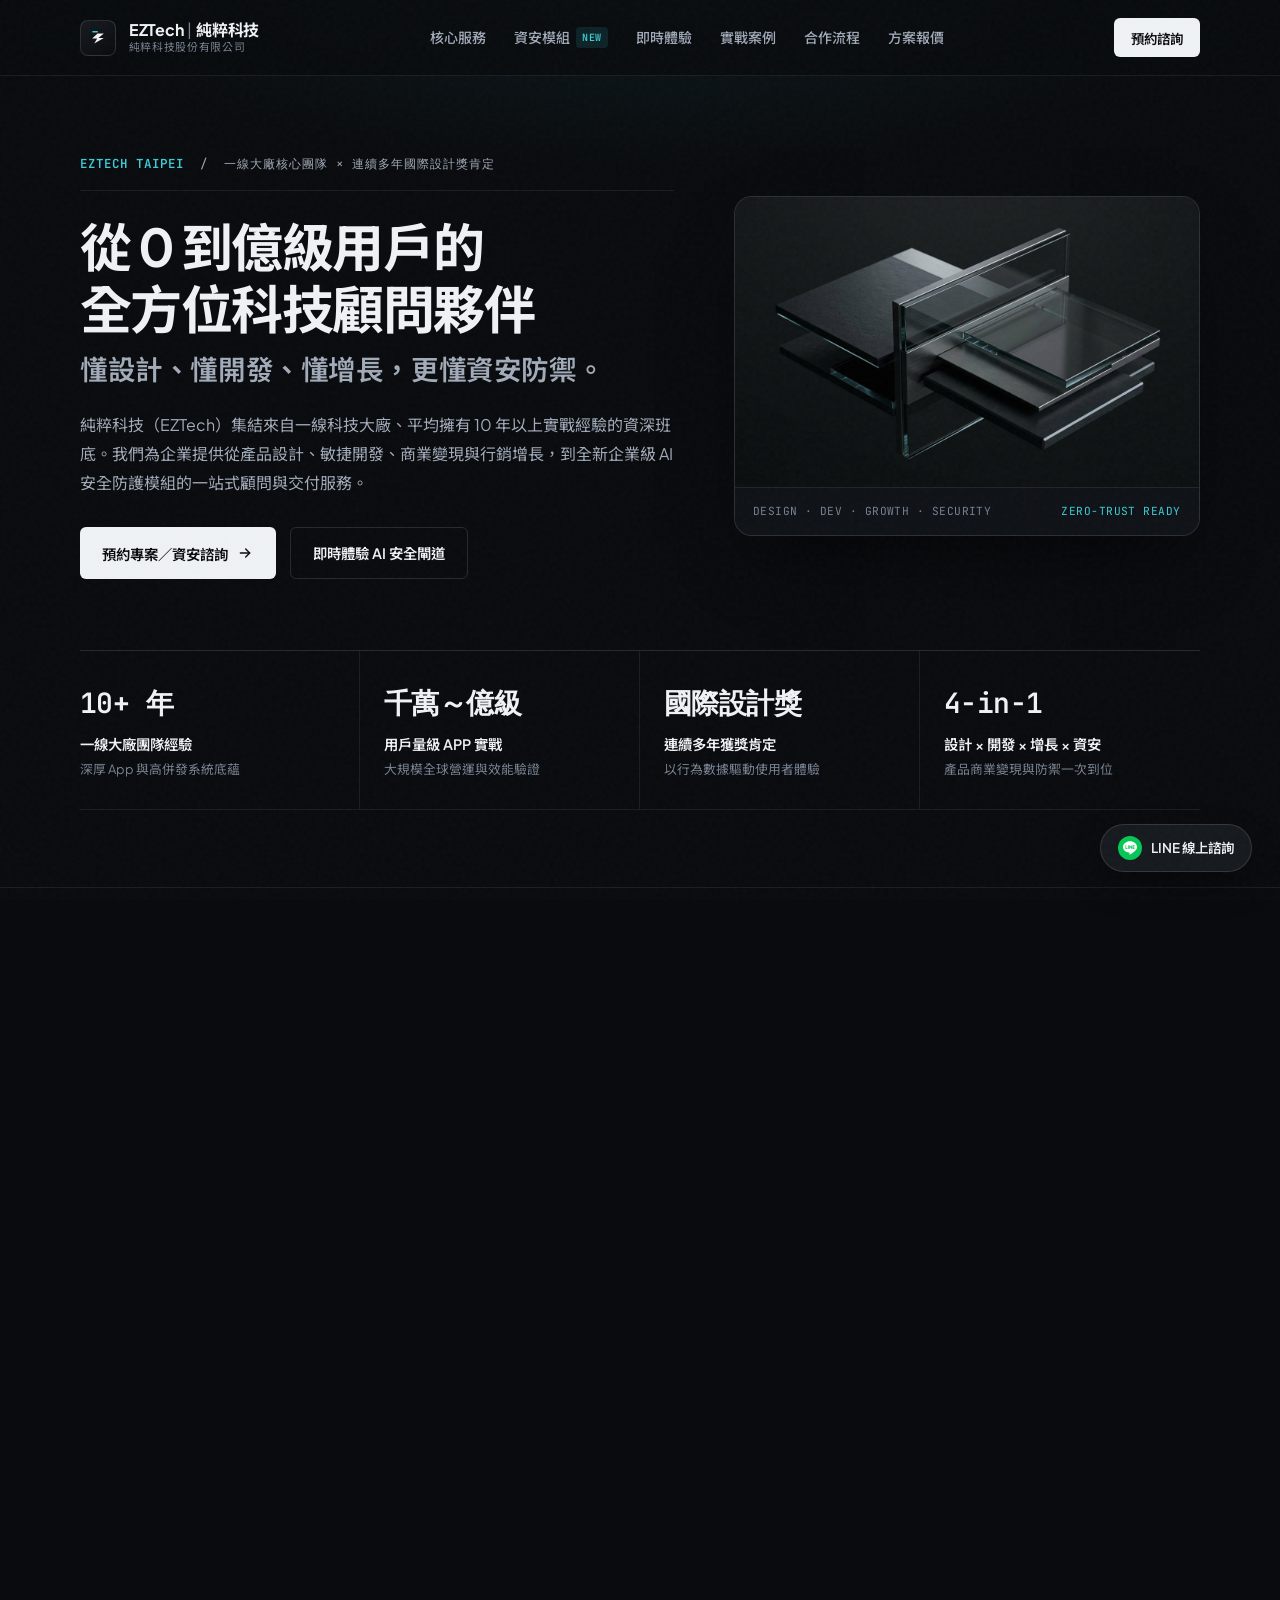
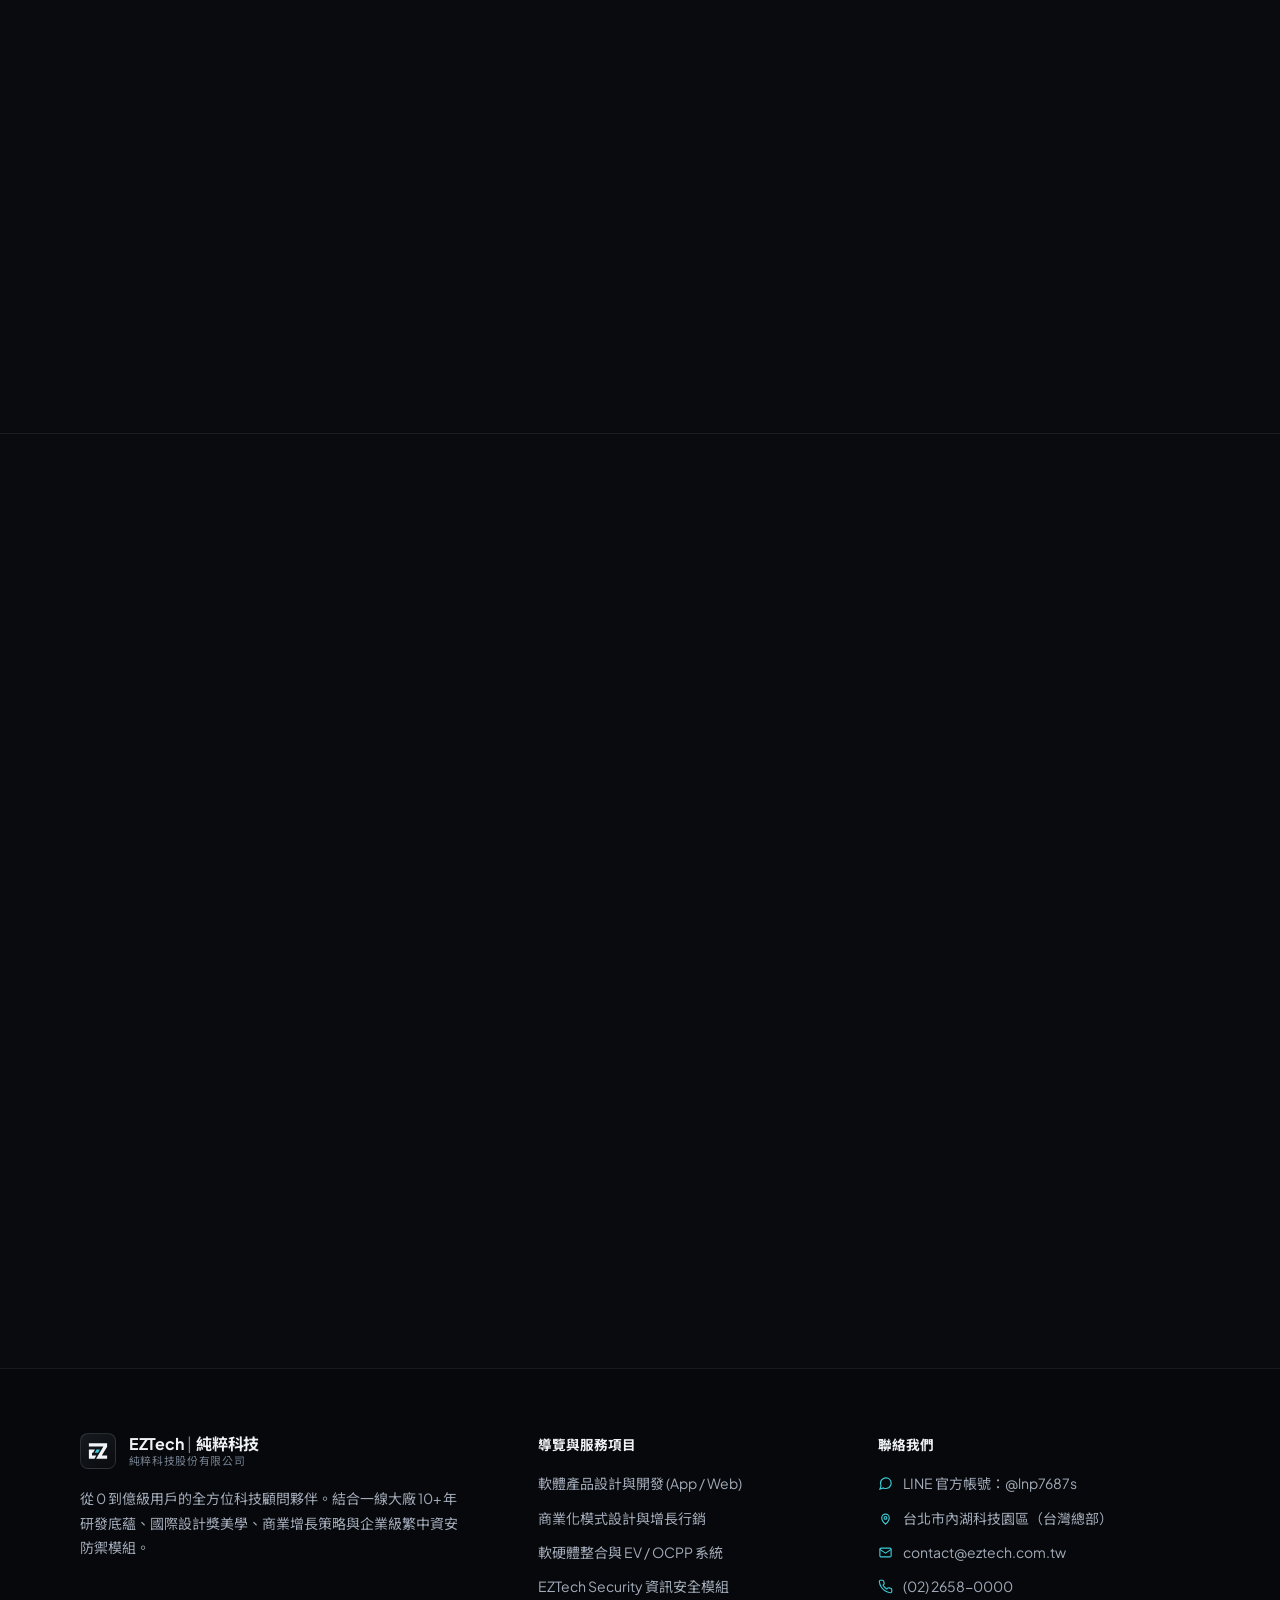
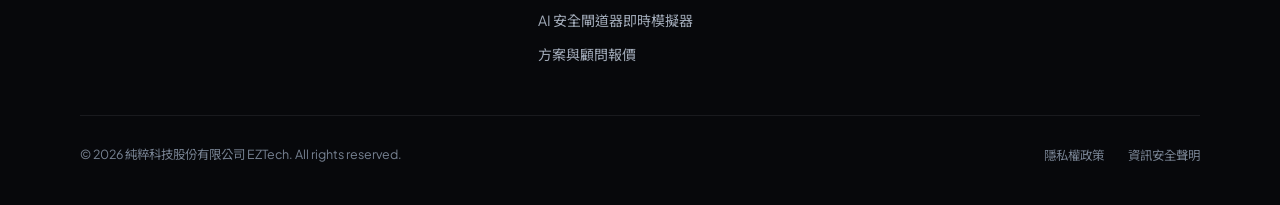
<file: eztech.html>
<!DOCTYPE html>
<html lang="zh-Hant">
<head>
  <meta charset="UTF-8">
  <meta http-equiv="refresh" content="0; url=./index.html">
  <link rel="canonical" href="./index.html">
  <title>EZTech 純粹科技</title>
</head>
<body>
  <p>正在前往 <a href="./index.html">EZTech 純粹科技官方網站</a>...</p>
</body>
</html>
</file>
<file: styles.css>
/* ==========================================================================
   EZTech 純粹科技 — Architectural Precision Design System (Vanilla CSS)
   ========================================================================== */

:root {
  /* Curated HSL Palette — Deep Obsidian, Titanium & Restrained Glacier Teal */
  --bg-base: hsl(216, 22%, 4.5%);
  --bg-surface: hsl(216, 19%, 7.5%);
  --bg-elevated: hsl(216, 17%, 10.5%);
  --bg-interactive: hsl(216, 16%, 14%);

  --text-primary: hsl(214, 24%, 95%);
  --text-secondary: hsl(215, 14%, 68%);
  --text-muted: hsl(215, 11%, 52%);

  --border-subtle: hsla(214, 24%, 95%, 0.08);
  --border-default: hsla(214, 24%, 95%, 0.13);
  --border-strong: hsla(214, 24%, 95%, 0.24);

  /* Single restrained precision accent */
  --accent: hsl(184, 66%, 54%);
  --accent-soft: hsla(184, 66%, 54%, 0.12);
  --accent-muted: hsl(184, 48%, 42%);

  /* Semantic Telemetry Colors (used strictly for Security Demo states) */
  --status-safe: hsl(158, 62%, 48%);
  --status-safe-bg: hsla(158, 62%, 48%, 0.11);
  --status-warn: hsl(38, 86%, 58%);
  --status-warn-bg: hsla(38, 86%, 58%, 0.12);
  --status-danger: hsl(352, 76%, 62%);
  --status-danger-bg: hsla(352, 76%, 62%, 0.12);

  /* Typography */
  --font-sans: 'Plus Jakarta Sans', 'Noto Sans TC', -apple-system, BlinkMacSystemFont, sans-serif;
  --font-mono: 'JetBrains Mono', ui-monospace, SFMono-Regular, Menlo, monospace;

  /* Radii & Motion */
  --radius-sm: 6px;
  --radius-md: 12px;
  --radius-lg: 18px;
  --ease-out: cubic-bezier(0.22, 1, 0.36, 1);

  /* Layout */
  --container-max: 1200px;
  --header-height: 76px;
}

/* Base Reset */
*, *::before, *::after {
  box-sizing: border-box;
  margin: 0;
  padding: 0;
}

[hidden] {
  display: none !important;
}

html {
  scroll-behavior: smooth;
  font-size: 16px;
  -webkit-font-smoothing: antialiased;
  -moz-osx-font-smoothing: grayscale;
  color-scheme: dark;
}

body {
  font-family: var(--font-sans);
  background-color: var(--bg-base);
  color: var(--text-primary);
  line-height: 1.7;
  overflow-x: clip;
  position: relative;
}

/* Tactile Architectural Grain Overlay — eliminates sterile textureless flatness */
body::before {
  content: "";
  position: fixed;
  inset: 0;
  z-index: 100;
  pointer-events: none;
  opacity: 0.028;
  background-image: url("data:image/svg+xml,%3Csvg viewBox='0 0 240 240' xmlns='http://www.w3.org/2000/svg'%3E%3Cfilter id='n'%3E%3CfeTurbulence type='fractalNoise' baseFrequency='0.85' numOctaves='3' stitchTiles='stitch'/%3E%3C/filter%3E%3Crect width='100%25' height='100%25' filter='url(%23n)'/%3E%3C/svg%3E");
}

/* Subtle top ambient studio wash (restrained, no multi-blob neon clutter) */
.ambient-wash {
  position: absolute;
  top: 0;
  left: 50%;
  transform: translateX(-50%);
  width: min(1400px, 100vw);
  height: 540px;
  background: radial-gradient(ellipse 68% 58% at 50% -10%, hsla(184, 54%, 44%, 0.11), transparent 72%);
  pointer-events: none;
  z-index: -1;
}

img {
  max-width: 100%;
  display: block;
}

a {
  color: inherit;
  text-decoration: none;
}

button, input, textarea {
  font-family: inherit;
  color: inherit;
}

button {
  cursor: pointer;
  background: none;
  border: none;
}

:focus-visible {
  outline: 2px solid var(--accent);
  outline-offset: 3px;
}

::selection {
  background: hsla(184, 66%, 54%, 0.25);
  color: var(--text-primary);
}

/* Skip Link for Accessibility */
.skip-link {
  position: absolute;
  top: -100px;
  left: 16px;
  z-index: 200;
  padding: 10px 16px;
  background: var(--text-primary);
  color: var(--bg-base);
  font-weight: 700;
  font-size: 0.875rem;
  border-radius: var(--radius-sm);
  transition: top 0.2s ease;
}

.skip-link:focus {
  top: 16px;
}

/* Container & Section Rhythm */
.container {
  width: 100%;
  max-width: var(--container-max);
  margin-inline: auto;
  padding-inline: clamp(1.25rem, 4vw, 2.5rem);
}

.section {
  padding-block: clamp(4.5rem, 8vw, 7rem);
  scroll-margin-top: calc(var(--header-height) + 12px);
  position: relative;
}

.section-divider {
  border-top: 1px solid var(--border-subtle);
}

/* Section Headers */
.section-head {
  display: grid;
  grid-template-columns: 1fr;
  gap: 1rem;
  margin-bottom: clamp(2.5rem, 5vw, 3.75rem);
}

@media (min-width: 900px) {
  .section-head--split {
    grid-template-columns: 1.15fr 0.85fr;
    align-items: end;
    gap: 3rem;
  }
}

.eyebrow {
  display: inline-flex;
  align-items: center;
  gap: 0.75rem;
  font-family: var(--font-mono);
  font-size: 0.75rem;
  font-weight: 500;
  letter-spacing: 0.14em;
  text-transform: uppercase;
  color: var(--accent);
  margin-bottom: 0.875rem;
}

.eyebrow__num {
  color: var(--text-muted);
}

.section-title {
  font-size: clamp(1.85rem, 3.4vw, 2.75rem);
  font-weight: 700;
  line-height: 1.2;
  letter-spacing: -0.025em;
  color: var(--text-primary);
}

.section-lead {
  font-size: clamp(0.95rem, 1.3vw, 1.0625rem);
  color: var(--text-secondary);
  line-height: 1.75;
  max-width: 58ch;
}

/* ==========================================================================
   Buttons
   ========================================================================== */
.btn {
  display: inline-flex;
  align-items: center;
  justify-content: center;
  gap: 0.55rem;
  font-size: 0.9rem;
  font-weight: 600;
  padding: 0.8rem 1.4rem;
  border-radius: var(--radius-sm);
  transition: transform 0.2s var(--ease-out), background-color 0.2s ease, border-color 0.2s ease, color 0.2s ease;
  white-space: nowrap;
}

.btn svg {
  width: 16px;
  height: 16px;
  flex-shrink: 0;
}

.btn--primary {
  background-color: var(--text-primary);
  color: var(--bg-base);
}

.btn--primary:hover {
  background-color: hsl(214, 24%, 100%);
  transform: translateY(-1px);
}

.btn--accent {
  background-color: var(--accent);
  color: hsl(216, 30%, 6%);
}

.btn--accent:hover {
  background-color: hsl(184, 72%, 60%);
  transform: translateY(-1px);
}

.btn--ghost {
  background-color: transparent;
  color: var(--text-primary);
  border: 1px solid var(--border-default);
}

.btn--ghost:hover {
  border-color: var(--border-strong);
  background-color: hsla(214, 24%, 95%, 0.04);
}

.btn--sm {
  padding: 0.58rem 1.05rem;
  font-size: 0.84rem;
}

.btn--full {
  width: 100%;
}

/* ==========================================================================
   1. Sticky Header & Mobile Drawer
   ========================================================================== */
.site-header {
  position: sticky;
  top: 0;
  z-index: 60;
  height: var(--header-height);
  background-color: hsla(216, 22%, 4.5%, 0.82);
  backdrop-filter: blur(14px);
  -webkit-backdrop-filter: blur(14px);
  border-bottom: 1px solid var(--border-subtle);
  transition: background-color 0.25s ease, border-color 0.25s ease;
}

.site-header.is-scrolled {
  background-color: hsla(216, 22%, 4.5%, 0.94);
  border-bottom-color: var(--border-default);
}

.header-inner {
  height: 100%;
  display: flex;
  align-items: center;
  justify-content: space-between;
  gap: 1.5rem;
}

.brand {
  display: inline-flex;
  align-items: center;
  gap: 0.8rem;
}

.brand__mark {
  width: 36px;
  height: 36px;
  border-radius: 8px;
  background: linear-gradient(145deg, var(--bg-elevated), var(--bg-base));
  border: 1px solid var(--border-default);
  display: grid;
  place-items: center;
  flex-shrink: 0;
}

.brand__text {
  display: flex;
  flex-direction: column;
  line-height: 1.15;
}

.brand__name {
  font-size: 1rem;
  font-weight: 700;
  letter-spacing: -0.015em;
  color: var(--text-primary);
}

.brand__name span {
  color: var(--text-muted);
  font-weight: 400;
  margin-inline: 0.25rem;
}

.brand__sub {
  font-size: 0.68rem;
  color: var(--text-muted);
  letter-spacing: 0.06em;
  margin-top: 2px;
}

.desktop-nav {
  display: none;
  align-items: center;
  gap: 1.75rem;
}

.nav-link {
  font-size: 0.875rem;
  font-weight: 500;
  color: var(--text-secondary);
  transition: color 0.2s ease;
  display: inline-flex;
  align-items: center;
  gap: 0.4rem;
  position: relative;
  padding-block: 0.25rem;
}

.nav-link:hover,
.nav-link.is-active {
  color: var(--text-primary);
}

.nav-link.is-active::after {
  content: "";
  position: absolute;
  left: 0;
  right: 0;
  bottom: -2px;
  height: 1.5px;
  background-color: var(--accent);
}

.nav-tag {
  font-family: var(--font-mono);
  font-size: 0.625rem;
  font-weight: 600;
  letter-spacing: 0.06em;
  color: var(--accent);
  background: var(--accent-soft);
  padding: 2px 6px;
  border-radius: 4px;
}

.header-cta {
  display: none;
}

.menu-toggle {
  display: inline-flex;
  align-items: center;
  justify-content: center;
  width: 40px;
  height: 40px;
  border-radius: var(--radius-sm);
  border: 1px solid var(--border-default);
  color: var(--text-primary);
}

.menu-toggle:hover {
  background: var(--bg-elevated);
}

.mobile-drawer {
  display: none;
  background-color: var(--bg-surface);
  border-bottom: 1px solid var(--border-default);
  padding: 1rem clamp(1.25rem, 4vw, 2.5rem) 1.5rem;
}

.mobile-drawer.is-open {
  display: block;
}

.mobile-drawer__nav {
  display: flex;
  flex-direction: column;
  gap: 0.25rem;
  margin-bottom: 1rem;
}

.mobile-drawer__link {
  display: flex;
  align-items: center;
  justify-content: space-between;
  padding: 0.75rem 0.5rem;
  font-size: 0.95rem;
  font-weight: 500;
  color: var(--text-secondary);
  border-bottom: 1px solid var(--border-subtle);
}

.mobile-drawer__link:hover {
  color: var(--text-primary);
}

@media (min-width: 1024px) {
  .desktop-nav {
    display: flex;
  }
  .header-cta {
    display: inline-flex;
  }
  .menu-toggle,
  .mobile-drawer {
    display: none !important;
  }
}

/* ==========================================================================
   2. Hero Section — Asymmetric Studio Editorial Layout
   ========================================================================== */
.hero {
  padding-top: clamp(3rem, 6vw, 5.25rem);
  padding-bottom: clamp(3.5rem, 6vw, 5rem);
}

.hero-grid {
  display: grid;
  grid-template-columns: 1fr;
  gap: clamp(2.25rem, 5vw, 3.75rem);
  align-items: center;
}

@media (min-width: 980px) {
  .hero-grid {
    grid-template-columns: 1.12fr 0.88fr;
  }
}

.hero-kicker {
  display: flex;
  flex-wrap: wrap;
  align-items: center;
  gap: 0.65rem 1rem;
  font-family: var(--font-mono);
  font-size: 0.78rem;
  letter-spacing: 0.08em;
  color: var(--text-secondary);
  margin-bottom: 1.5rem;
  padding-bottom: 1rem;
  border-bottom: 1px solid var(--border-subtle);
}

.hero-kicker__accent {
  color: var(--accent);
  font-weight: 600;
}

.hero-title {
  font-size: clamp(2.1rem, 4.1vw, 3.25rem);
  font-weight: 700;
  line-height: 1.2;
  letter-spacing: -0.03em;
  color: var(--text-primary);
}

.hero-title__sub {
  display: block;
  margin-top: 0.65rem;
  font-size: clamp(1.2rem, 2.15vw, 1.75rem);
  line-height: 1.4;
  letter-spacing: -0.015em;
  color: var(--text-secondary);
  font-weight: 600;
}

.hero-desc {
  margin-top: 1.4rem;
  font-size: clamp(0.95rem, 1.25vw, 1.04rem);
  color: var(--text-secondary);
  line-height: 1.8;
  max-width: 56ch;
}

.hero-actions {
  margin-top: 1.85rem;
  display: flex;
  flex-wrap: wrap;
  gap: 0.875rem;
}

/* Framed Architectural Visual */
.hero-visual {
  position: relative;
}

.hero-frame {
  border-radius: var(--radius-lg);
  overflow: hidden;
  border: 1px solid var(--border-default);
  background: var(--bg-surface);
  box-shadow: 0 32px 70px -24px hsla(0, 0%, 0%, 0.75);
}

.hero-frame__media {
  position: relative;
  aspect-ratio: 16 / 10;
  overflow: hidden;
}

.hero-frame__media img {
  width: 100%;
  height: 100%;
  object-fit: cover;
  transform: scale(1.01);
  transition: transform 0.7s var(--ease-out);
}

.hero-frame:hover .hero-frame__media img {
  transform: scale(1.04);
}

.hero-frame__caption {
  display: flex;
  align-items: center;
  justify-content: space-between;
  gap: 0.75rem;
  padding: 0.85rem 1.15rem;
  border-top: 1px solid var(--border-subtle);
  background: var(--bg-surface);
  font-family: var(--font-mono);
  font-size: 0.7rem;
  letter-spacing: 0.04em;
  color: var(--text-muted);
}

.hero-frame__status {
  color: var(--accent);
  white-space: nowrap;
}

/* Architectural Stats Strip (Hairline grid, no nested card clutter) */
.metrics-strip {
  margin-top: clamp(3rem, 5.5vw, 4.75rem);
  border-top: 1px solid var(--border-default);
  border-bottom: 1px solid var(--border-subtle);
  display: grid;
  grid-template-columns: repeat(2, 1fr);
}

@media (min-width: 900px) {
  .metrics-strip {
    grid-template-columns: repeat(4, 1fr);
  }
}

.metric-item {
  padding: 1.5rem 1.25rem;
  border-right: 1px solid var(--border-subtle);
  border-bottom: 1px solid var(--border-subtle);
}

@media (max-width: 899px) {
  .metric-item:nth-child(2n) {
    border-right: none;
  }
  .metric-item:nth-last-child(-n+2) {
    border-bottom: none;
  }
}

@media (min-width: 900px) {
  .metric-item {
    padding: 1.75rem 1.5rem;
    border-bottom: none;
  }
  .metric-item:first-child {
    padding-left: 0;
  }
  .metric-item:last-child {
    border-right: none;
    padding-right: 0;
  }
}

.metric-item__value {
  font-family: var(--font-mono);
  font-size: clamp(1.35rem, 2.2vw, 1.75rem);
  font-weight: 600;
  letter-spacing: -0.02em;
  color: var(--text-primary);
}

.metric-item__label {
  margin-top: 0.35rem;
  font-size: 0.9rem;
  font-weight: 600;
  color: var(--text-primary);
}

.metric-item__desc {
  margin-top: 0.2rem;
  font-size: 0.8rem;
  color: var(--text-muted);
}

/* ==========================================================================
   3. Core Services — Hairline Architectural Grid
   ========================================================================== */
.services-grid {
  display: grid;
  grid-template-columns: 1fr;
  background-color: var(--border-subtle);
  gap: 1px;
  border: 1px solid var(--border-subtle);
  border-radius: var(--radius-lg);
  overflow: hidden;
}

@media (min-width: 960px) {
  .services-grid {
    grid-template-columns: repeat(3, 1fr);
  }
}

.service-cell {
  background-color: var(--bg-surface);
  padding: clamp(1.75rem, 3vw, 2.35rem);
  display: flex;
  flex-direction: column;
  justify-content: space-between;
  transition: background-color 0.25s ease;
}

.service-cell:hover {
  background-color: var(--bg-elevated);
}

.service-cell__top {
  display: flex;
  align-items: center;
  justify-content: space-between;
  margin-bottom: 1.5rem;
}

.service-cell__index {
  font-family: var(--font-mono);
  font-size: 0.75rem;
  color: var(--accent);
  letter-spacing: 0.1em;
}

.service-cell__icon {
  color: var(--text-muted);
  width: 22px;
  height: 22px;
}

.service-cell__title {
  font-size: 1.2rem;
  font-weight: 700;
  line-height: 1.35;
  letter-spacing: -0.015em;
  margin-bottom: 0.85rem;
}

.service-cell__desc {
  font-size: 0.9rem;
  color: var(--text-secondary);
  line-height: 1.75;
  margin-bottom: 1.5rem;
}

.check-list {
  list-style: none;
  display: flex;
  flex-direction: column;
  gap: 0.65rem;
}

.check-list li {
  display: flex;
  align-items: flex-start;
  gap: 0.6rem;
  font-size: 0.85rem;
  color: var(--text-secondary);
  line-height: 1.55;
}

.check-list svg {
  width: 15px;
  height: 15px;
  color: var(--accent);
  flex-shrink: 0;
  margin-top: 3px;
}

.service-cell__action {
  margin-top: 2rem;
  padding-top: 1.25rem;
  border-top: 1px solid var(--border-subtle);
  display: inline-flex;
  align-items: center;
  gap: 0.45rem;
  font-size: 0.85rem;
  font-weight: 600;
  color: var(--text-primary);
  transition: color 0.2s ease, gap 0.2s ease;
}

.service-cell__action:hover {
  color: var(--accent);
  gap: 0.7rem;
}

/* ==========================================================================
   4. EZTech Security Module + Architecture Pipeline Diagram
   ========================================================================== */
.security-pipeline {
  margin-bottom: clamp(2.5rem, 4vw, 3.5rem);
  padding: clamp(1.5rem, 3vw, 2.25rem);
  border-radius: var(--radius-lg);
  background: linear-gradient(180deg, var(--bg-elevated), var(--bg-surface));
  border: 1px solid var(--border-default);
}

.pipeline-label {
  display: flex;
  flex-wrap: wrap;
  align-items: center;
  justify-content: space-between;
  gap: 0.75rem;
  margin-bottom: 1.75rem;
  font-family: var(--font-mono);
  font-size: 0.75rem;
  color: var(--text-muted);
}

.pipeline-steps {
  display: grid;
  grid-template-columns: 1fr;
  gap: 1rem;
  align-items: stretch;
}

@media (min-width: 900px) {
  .pipeline-steps {
    grid-template-columns: 1fr auto 1.25fr auto 1fr auto 1fr;
    align-items: center;
    gap: 0.75rem;
  }
}

.pipeline-node {
  padding: 1.1rem 1.15rem;
  border-radius: var(--radius-md);
  background: var(--bg-base);
  border: 1px solid var(--border-subtle);
}

.pipeline-node--core {
  background: hsla(184, 66%, 54%, 0.06);
  border-color: hsla(184, 66%, 54%, 0.35);
}

.pipeline-node__step {
  font-family: var(--font-mono);
  font-size: 0.68rem;
  color: var(--text-muted);
  margin-bottom: 0.35rem;
}

.pipeline-node--core .pipeline-node__step {
  color: var(--accent);
}

.pipeline-node__title {
  font-size: 0.92rem;
  font-weight: 700;
  color: var(--text-primary);
  margin-bottom: 0.25rem;
}

.pipeline-node__sub {
  font-size: 0.78rem;
  color: var(--text-secondary);
  line-height: 1.5;
}

.pipeline-arrow {
  display: flex;
  justify-content: center;
  color: var(--text-muted);
}

.pipeline-arrow svg {
  width: 18px;
  height: 18px;
  transform: rotate(90deg);
}

@media (min-width: 900px) {
  .pipeline-arrow svg {
    transform: none;
  }
}

/* 3-column security pillars without nested card clutter */
.pillars-grid {
  display: grid;
  grid-template-columns: 1fr;
  gap: 2rem;
}

@media (min-width: 860px) {
  .pillars-grid {
    grid-template-columns: repeat(3, 1fr);
    gap: 2.5rem;
  }
}

.pillar {
  padding-top: 1.5rem;
  border-top: 1px solid var(--border-default);
}

.pillar__tag {
  font-family: var(--font-mono);
  font-size: 0.72rem;
  color: var(--accent);
  letter-spacing: 0.08em;
  margin-bottom: 0.65rem;
}

.pillar__title {
  font-size: 1.1rem;
  font-weight: 700;
  margin-bottom: 0.65rem;
}

.pillar__desc {
  font-size: 0.89rem;
  color: var(--text-secondary);
  line-height: 1.75;
}

/* ==========================================================================
   5. Interactive AI Guard Simulator (100% XSS-Safe + 2-Stage Preview)
   ========================================================================== */
.demo-shell {
  border-radius: var(--radius-lg);
  border: 1px solid var(--border-default);
  background: var(--bg-surface);
  overflow: hidden;
  box-shadow: 0 28px 64px -28px hsla(0, 0%, 0%, 0.7);
}

.demo-bar {
  display: flex;
  flex-wrap: wrap;
  align-items: center;
  justify-content: space-between;
  gap: 0.75rem;
  padding: 0.9rem 1.35rem;
  background: var(--bg-elevated);
  border-bottom: 1px solid var(--border-subtle);
  font-family: var(--font-mono);
  font-size: 0.75rem;
}

.demo-bar__left {
  display: flex;
  align-items: center;
  gap: 0.75rem;
  color: var(--text-secondary);
}

.demo-dots {
  display: inline-flex;
  gap: 6px;
}

.demo-dots span {
  width: 9px;
  height: 9px;
  border-radius: 50%;
  background: var(--border-strong);
}

.demo-bar__right {
  display: flex;
  align-items: center;
  gap: 0.6rem;
  color: var(--accent);
}

.demo-body {
  display: grid;
  grid-template-columns: 1fr;
}

@media (min-width: 960px) {
  .demo-body {
    grid-template-columns: 1fr 1fr;
  }
}

.demo-pane {
  padding: clamp(1.35rem, 2.5vw, 2rem);
  display: flex;
  flex-direction: column;
}

.demo-pane--input {
  border-bottom: 1px solid var(--border-subtle);
}

@media (min-width: 960px) {
  .demo-pane--input {
    border-bottom: none;
    border-right: 1px solid var(--border-subtle);
  }
}

.demo-label {
  display: block;
  font-size: 0.875rem;
  font-weight: 600;
  color: var(--text-primary);
  margin-bottom: 0.85rem;
}

.preset-row {
  display: flex;
  flex-wrap: wrap;
  gap: 0.5rem;
  margin-bottom: 1rem;
}

.preset-btn {
  font-size: 0.78rem;
  font-weight: 500;
  padding: 0.45rem 0.8rem;
  border-radius: var(--radius-sm);
  border: 1px solid var(--border-default);
  background: var(--bg-base);
  color: var(--text-secondary);
  transition: border-color 0.2s ease, color 0.2s ease, background-color 0.2s ease;
}

.preset-btn:hover,
.preset-btn.is-active {
  border-color: var(--accent);
  color: var(--text-primary);
  background: var(--accent-soft);
}

.demo-textarea {
  width: 100%;
  min-height: 158px;
  resize: vertical;
  padding: 1rem;
  border-radius: var(--radius-md);
  background: var(--bg-base);
  border: 1px solid var(--border-default);
  font-size: 0.9rem;
  line-height: 1.7;
  color: var(--text-primary);
  transition: border-color 0.2s ease;
}

.demo-textarea::placeholder {
  color: var(--text-muted);
}

.demo-textarea:focus {
  outline: none;
  border-color: var(--accent);
}

.demo-controls {
  margin-top: 1rem;
  display: flex;
  align-items: center;
  justify-content: space-between;
  gap: 1rem;
}

.demo-hint {
  margin-top: 0.85rem;
  font-size: 0.76rem;
  color: var(--text-muted);
}

.demo-status-row {
  display: flex;
  flex-wrap: wrap;
  align-items: center;
  justify-content: space-between;
  gap: 0.65rem;
  padding-bottom: 1rem;
  border-bottom: 1px solid var(--border-subtle);
}

.demo-meta {
  display: flex;
  align-items: center;
  gap: 0.55rem;
}

.telemetry-pill {
  font-family: var(--font-mono);
  font-size: 0.74rem;
  padding: 0.3rem 0.65rem;
  border-radius: 4px;
  background: var(--bg-base);
  border: 1px solid var(--border-subtle);
  color: var(--text-secondary);
}

.status-badge {
  font-size: 0.75rem;
  font-weight: 700;
  padding: 0.3rem 0.7rem;
  border-radius: 4px;
  background: var(--bg-elevated);
  color: var(--text-secondary);
}

.status-badge--safe {
  background: var(--status-safe-bg);
  color: var(--status-safe);
}

.status-badge--warn {
  background: var(--status-warn-bg);
  color: var(--status-warn);
}

.status-badge--danger {
  background: var(--status-danger-bg);
  color: var(--status-danger);
}

.threat-section {
  margin-top: 1rem;
}

.threat-title {
  font-size: 0.76rem;
  color: var(--text-muted);
  margin-bottom: 0.5rem;
}

.threat-list {
  display: flex;
  flex-wrap: wrap;
  gap: 0.45rem;
  min-height: 28px;
}

.threat-chip {
  font-size: 0.74rem;
  font-weight: 500;
  padding: 0.25rem 0.6rem;
  border-radius: 4px;
  border: 1px solid transparent;
}

.threat-chip--safe {
  background: var(--status-safe-bg);
  color: var(--status-safe);
  border-color: hsla(158, 62%, 48%, 0.25);
}

.threat-chip--warn {
  background: var(--status-warn-bg);
  color: var(--status-warn);
  border-color: hsla(38, 86%, 58%, 0.25);
}

.threat-chip--danger {
  background: var(--status-danger-bg);
  color: var(--status-danger);
  border-color: hsla(352, 76%, 62%, 0.25);
}

/* Output Stage Tabs */
.output-tabs {
  margin-top: 1.25rem;
  display: flex;
  gap: 0.35rem;
  border-bottom: 1px solid var(--border-subtle);
}

.output-tab {
  font-size: 0.78rem;
  font-weight: 600;
  padding: 0.55rem 0.85rem;
  color: var(--text-muted);
  border-bottom: 2px solid transparent;
  margin-bottom: -1px;
  transition: color 0.2s ease, border-color 0.2s ease;
}

.output-tab:hover {
  color: var(--text-secondary);
}

.output-tab.is-active {
  color: var(--text-primary);
  border-bottom-color: var(--accent);
}

.output-box {
  margin-top: 0.85rem;
  flex: 1;
  min-height: 148px;
  max-height: 230px;
  overflow-y: auto;
  padding: 1rem;
  border-radius: var(--radius-md);
  background: var(--bg-base);
  border: 1px solid var(--border-subtle);
  font-family: var(--font-mono);
  font-size: 0.84rem;
  line-height: 1.75;
  color: var(--text-secondary);
  white-space: pre-wrap;
  word-break: break-word;
}

.output-note {
  margin-top: 0.65rem;
  font-family: var(--font-mono);
  font-size: 0.73rem;
  color: var(--accent);
}

.token-mask {
  display: inline-block;
  padding: 0 5px;
  margin-inline: 1px;
  border-radius: 4px;
  background: var(--status-warn-bg);
  color: var(--status-warn);
  font-weight: 600;
}

.token-restored {
  display: inline-block;
  padding: 0 5px;
  margin-inline: 1px;
  border-radius: 4px;
  background: var(--status-safe-bg);
  color: var(--status-safe);
  font-weight: 600;
}

.token-block {
  color: var(--status-danger);
  font-weight: 700;
}

/* ==========================================================================
   6. Case Studies & Industries
   ========================================================================== */
.filter-bar {
  display: flex;
  flex-wrap: wrap;
  gap: 0.5rem;
  margin-bottom: 2rem;
}

.filter-btn {
  font-size: 0.84rem;
  font-weight: 500;
  padding: 0.5rem 1rem;
  border-radius: var(--radius-sm);
  border: 1px solid var(--border-subtle);
  color: var(--text-secondary);
  background: transparent;
  transition: all 0.2s ease;
}

.filter-btn:hover {
  border-color: var(--border-strong);
  color: var(--text-primary);
}

.filter-btn.is-active {
  background: var(--text-primary);
  color: var(--bg-base);
  border-color: var(--text-primary);
  font-weight: 600;
}

.cases-grid {
  display: grid;
  grid-template-columns: 1fr;
  gap: 1.75rem;
}

@media (min-width: 960px) {
  .cases-grid {
    grid-template-columns: repeat(3, 1fr);
  }
}

.case-card {
  border-radius: var(--radius-lg);
  border: 1px solid var(--border-subtle);
  background: var(--bg-surface);
  overflow: hidden;
  display: flex;
  flex-direction: column;
  transition: border-color 0.25s ease, transform 0.25s var(--ease-out);
}

.case-card:hover {
  border-color: var(--border-strong);
  transform: translateY(-3px);
}

.case-card[hidden] {
  display: none;
}

.case-card__media {
  aspect-ratio: 16 / 9;
  overflow: hidden;
  background: var(--bg-base);
  border-bottom: 1px solid var(--border-subtle);
}

.case-card__media img {
  width: 100%;
  height: 100%;
  object-fit: cover;
  transition: transform 0.55s var(--ease-out);
}

.case-card:hover .case-card__media img {
  transform: scale(1.04);
}

.case-card__body {
  padding: 1.5rem;
  display: flex;
  flex-direction: column;
  flex: 1;
}

.case-card__meta {
  display: flex;
  align-items: center;
  justify-content: space-between;
  gap: 0.75rem;
  font-family: var(--font-mono);
  font-size: 0.72rem;
  color: var(--accent);
  margin-bottom: 0.75rem;
}

.case-card__title {
  font-size: 1.15rem;
  font-weight: 700;
  line-height: 1.35;
  margin-bottom: 0.75rem;
}

.case-card__summary {
  font-size: 0.87rem;
  color: var(--text-secondary);
  line-height: 1.7;
  margin-bottom: 1.25rem;
}

.case-specs {
  margin-top: auto;
  border-top: 1px solid var(--border-subtle);
  padding-top: 1rem;
  display: flex;
  flex-direction: column;
  gap: 0.6rem;
}

.case-spec {
  display: grid;
  grid-template-columns: 56px 1fr;
  gap: 0.75rem;
  font-size: 0.8rem;
  line-height: 1.55;
}

.case-spec dt {
  color: var(--text-muted);
  font-weight: 600;
}

.case-spec dd {
  color: var(--text-primary);
}

/* Additional Capabilities & Industries Bar */
.industries-band {
  margin-top: 3rem;
  padding-top: 2.25rem;
  border-top: 1px solid var(--border-subtle);
  display: grid;
  grid-template-columns: 1fr;
  gap: 1.5rem;
  align-items: start;
}

@media (min-width: 900px) {
  .industries-band {
    grid-template-columns: 260px 1fr;
    gap: 3rem;
  }
}

.industries-band__label {
  font-family: var(--font-mono);
  font-size: 0.76rem;
  letter-spacing: 0.1em;
  text-transform: uppercase;
  color: var(--text-muted);
  padding-top: 0.35rem;
}

.industries-list {
  display: flex;
  flex-wrap: wrap;
  gap: 0.6rem;
}

.industry-tag {
  font-size: 0.84rem;
  font-weight: 500;
  color: var(--text-secondary);
  padding: 0.48rem 0.9rem;
  border-radius: var(--radius-sm);
  border: 1px solid var(--border-subtle);
  background: var(--bg-surface);
}

/* ==========================================================================
   7. Why EZTech & Collaboration Process
   ========================================================================== */
.why-layout {
  display: grid;
  grid-template-columns: 1fr;
  gap: 3rem;
}

@media (min-width: 960px) {
  .why-layout {
    grid-template-columns: 0.88fr 1.12fr;
    gap: 4rem;
  }
}

.principles-list {
  display: grid;
  grid-template-columns: 1fr;
  gap: 1.5rem;
}

@media (min-width: 600px) {
  .principles-list {
    grid-template-columns: repeat(2, 1fr);
    gap: 1.75rem 2rem;
  }
}

.principle {
  padding-top: 1.15rem;
  border-top: 1px solid var(--border-default);
}

.principle__num {
  font-family: var(--font-mono);
  font-size: 0.72rem;
  color: var(--text-muted);
  margin-bottom: 0.5rem;
}

.principle__title {
  font-size: 1rem;
  font-weight: 700;
  margin-bottom: 0.45rem;
}

.principle__desc {
  font-size: 0.86rem;
  color: var(--text-secondary);
  line-height: 1.7;
}

/* 4-Step Collaboration Process */
.process-strip {
  margin-top: clamp(3.5rem, 6vw, 5rem);
  padding-top: clamp(2.5rem, 4vw, 3.5rem);
  border-top: 1px solid var(--border-subtle);
}

.process-grid {
  margin-top: 2rem;
  display: grid;
  grid-template-columns: 1fr;
  gap: 1.5rem;
}

@media (min-width: 860px) {
  .process-grid {
    grid-template-columns: repeat(4, 1fr);
    gap: 1.75rem;
  }
}

.process-step {
  position: relative;
  padding: 1.5rem;
  border-radius: var(--radius-md);
  background: var(--bg-surface);
  border: 1px solid var(--border-subtle);
}

.process-step__index {
  font-family: var(--font-mono);
  font-size: 0.75rem;
  color: var(--accent);
  margin-bottom: 0.85rem;
}

.process-step__title {
  font-size: 1rem;
  font-weight: 700;
  margin-bottom: 0.5rem;
}

.process-step__desc {
  font-size: 0.84rem;
  color: var(--text-secondary);
  line-height: 1.65;
}

/* ==========================================================================
   8. Transparent Pricing
   ========================================================================== */
.billing-switch-wrap {
  display: flex;
  justify-content: flex-start;
  margin-bottom: 2.25rem;
}

.billing-switch {
  display: inline-flex;
  padding: 4px;
  border-radius: var(--radius-sm);
  background: var(--bg-surface);
  border: 1px solid var(--border-default);
}

.billing-btn {
  display: inline-flex;
  align-items: center;
  gap: 0.5rem;
  padding: 0.55rem 1.15rem;
  border-radius: 4px;
  font-size: 0.85rem;
  font-weight: 600;
  color: var(--text-secondary);
  transition: background-color 0.2s ease, color 0.2s ease;
}

.billing-btn.is-active {
  background: var(--bg-interactive);
  color: var(--text-primary);
}

.save-badge {
  font-family: var(--font-mono);
  font-size: 0.7rem;
  font-weight: 600;
  color: var(--accent);
  background: var(--accent-soft);
  padding: 2px 6px;
  border-radius: 4px;
}

.pricing-grid {
  display: grid;
  grid-template-columns: 1fr;
  gap: 1.5rem;
  align-items: stretch;
}

@media (min-width: 960px) {
  .pricing-grid {
    grid-template-columns: repeat(3, 1fr);
  }
}

.plan-card {
  border-radius: var(--radius-lg);
  border: 1px solid var(--border-subtle);
  background: var(--bg-surface);
  padding: clamp(1.75rem, 3vw, 2.25rem);
  display: flex;
  flex-direction: column;
  justify-content: space-between;
  position: relative;
}

.plan-card--featured {
  background: var(--bg-elevated);
  border-color: var(--border-strong);
}

.plan-card--featured::before {
  content: "";
  position: absolute;
  top: 0;
  left: 1.75rem;
  right: 1.75rem;
  height: 2px;
  background: var(--accent);
}

.plan-card__header {
  display: flex;
  align-items: center;
  justify-content: space-between;
  gap: 0.5rem;
}

.plan-card__name {
  font-size: 0.95rem;
  font-weight: 700;
  color: var(--text-primary);
}

.plan-card__badge {
  font-family: var(--font-mono);
  font-size: 0.68rem;
  color: var(--accent);
  background: var(--accent-soft);
  padding: 3px 8px;
  border-radius: 4px;
}

.plan-card__target {
  margin-top: 0.35rem;
  font-size: 0.82rem;
  color: var(--text-muted);
}

.plan-card__price {
  margin-top: 1.75rem;
  display: flex;
  align-items: baseline;
  gap: 0.35rem;
}

.plan-card__currency {
  font-family: var(--font-mono);
  font-size: 0.85rem;
  color: var(--text-muted);
}

.plan-card__amount {
  font-family: var(--font-mono);
  font-size: clamp(1.85rem, 2.8vw, 2.35rem);
  font-weight: 700;
  letter-spacing: -0.025em;
  color: var(--text-primary);
}

.plan-card__unit {
  font-size: 0.84rem;
  color: var(--text-muted);
}

.plan-card__note {
  margin-top: 0.45rem;
  font-size: 0.78rem;
  color: var(--text-secondary);
  min-height: 1.3em;
}

.plan-card__features {
  margin-top: 1.75rem;
  padding-top: 1.5rem;
  border-top: 1px solid var(--border-subtle);
  margin-bottom: 2rem;
}

/* ==========================================================================
   9. FAQ Accordion
   ========================================================================== */
.faq-layout {
  display: grid;
  grid-template-columns: 1fr;
  gap: 2.5rem;
}

@media (min-width: 960px) {
  .faq-layout {
    grid-template-columns: 0.8fr 1.2fr;
    gap: 4rem;
  }
}

.faq-list {
  border-top: 1px solid var(--border-default);
}

.faq-item {
  border-bottom: 1px solid var(--border-subtle);
}

.faq-trigger {
  width: 100%;
  display: flex;
  align-items: center;
  justify-content: space-between;
  gap: 1.25rem;
  padding: 1.35rem 0;
  text-align: left;
  font-size: 0.98rem;
  font-weight: 600;
  color: var(--text-primary);
}

.faq-trigger:hover {
  color: var(--accent);
}

.faq-icon {
  width: 18px;
  height: 18px;
  flex-shrink: 0;
  color: var(--text-muted);
  transition: transform 0.25s var(--ease-out);
}

.faq-trigger[aria-expanded="true"] .faq-icon {
  transform: rotate(45deg);
  color: var(--accent);
}

.faq-panel {
  overflow: hidden;
  max-height: 0;
  transition: max-height 0.3s var(--ease-out);
}

.faq-panel__inner {
  padding-bottom: 1.4rem;
  font-size: 0.9rem;
  color: var(--text-secondary);
  line-height: 1.8;
}

/* ==========================================================================
   10. Closing CTA & Footer
   ========================================================================== */
.cta-band {
  padding: clamp(2.5rem, 5vw, 4rem);
  border-radius: var(--radius-lg);
  background: linear-gradient(135deg, var(--bg-elevated), var(--bg-surface));
  border: 1px solid var(--border-default);
  display: flex;
  flex-direction: column;
  gap: 1.75rem;
}

@media (min-width: 900px) {
  .cta-band {
    flex-direction: row;
    align-items: center;
    justify-content: space-between;
  }
}

.cta-band__title {
  font-size: clamp(1.5rem, 2.6vw, 2.15rem);
  font-weight: 700;
  letter-spacing: -0.02em;
  line-height: 1.25;
}

.cta-band__desc {
  margin-top: 0.6rem;
  font-size: 0.95rem;
  color: var(--text-secondary);
  max-width: 54ch;
}

.cta-band__actions {
  display: flex;
  flex-wrap: wrap;
  gap: 0.75rem;
  flex-shrink: 0;
}

.site-footer {
  border-top: 1px solid var(--border-subtle);
  padding-top: 4rem;
  padding-bottom: 2.5rem;
  background: hsl(216, 24%, 3.5%);
}

.footer-grid {
  display: grid;
  grid-template-columns: 1fr;
  gap: 2.5rem;
  padding-bottom: 3rem;
  border-bottom: 1px solid var(--border-subtle);
}

@media (min-width: 860px) {
  .footer-grid {
    grid-template-columns: 1.4fr 1fr 1.1fr;
    gap: 3rem;
  }
}

.footer-desc {
  margin-top: 1rem;
  font-size: 0.875rem;
  color: var(--text-secondary);
  line-height: 1.75;
  max-width: 38ch;
}

.footer-heading {
  font-size: 0.85rem;
  font-weight: 700;
  color: var(--text-primary);
  margin-bottom: 1rem;
}

.footer-links {
  list-style: none;
  display: flex;
  flex-direction: column;
  gap: 0.65rem;
  font-size: 0.875rem;
  color: var(--text-secondary);
}

.footer-links a:hover {
  color: var(--text-primary);
}

.footer-contact li {
  display: flex;
  align-items: flex-start;
  gap: 0.6rem;
}

.footer-contact svg {
  width: 15px;
  height: 15px;
  color: var(--accent);
  flex-shrink: 0;
  margin-top: 4px;
}

.footer-bottom {
  padding-top: 1.75rem;
  display: flex;
  flex-wrap: wrap;
  align-items: center;
  justify-content: space-between;
  gap: 1rem;
  font-size: 0.78rem;
  color: var(--text-muted);
}

.footer-legal {
  display: flex;
  gap: 1.5rem;
}

.footer-legal button {
  font-size: 0.78rem;
  color: var(--text-muted);
}

.footer-legal button:hover {
  color: var(--text-primary);
}

/* ==========================================================================
   11. Modals (Accessible Consultation & Legal Dialogs)
   ========================================================================== */
.modal-backdrop {
  position: fixed;
  inset: 0;
  z-index: 120;
  display: none;
  align-items: center;
  justify-content: center;
  padding: 1rem;
  background: hsla(216, 26%, 3%, 0.78);
  backdrop-filter: blur(8px);
  -webkit-backdrop-filter: blur(8px);
}

.modal-backdrop.is-open {
  display: flex;
}

.modal-dialog {
  width: 100%;
  max-width: 540px;
  max-height: 90vh;
  overflow-y: auto;
  border-radius: var(--radius-lg);
  background: var(--bg-surface);
  border: 1px solid var(--border-default);
  padding: clamp(1.5rem, 3vw, 2.15rem);
  position: relative;
  box-shadow: 0 36px 80px -20px hsla(0, 0%, 0%, 0.85);
}

.modal-close {
  position: absolute;
  top: 1.25rem;
  right: 1.25rem;
  width: 34px;
  height: 34px;
  border-radius: var(--radius-sm);
  border: 1px solid var(--border-subtle);
  display: grid;
  place-items: center;
  color: var(--text-secondary);
}

.modal-close:hover {
  background: var(--bg-elevated);
  color: var(--text-primary);
}

.modal-title {
  font-size: 1.35rem;
  font-weight: 700;
  letter-spacing: -0.02em;
  margin-bottom: 0.4rem;
}

.modal-sub {
  font-size: 0.85rem;
  color: var(--text-secondary);
  margin-bottom: 1.5rem;
}

.form-grid {
  display: flex;
  flex-direction: column;
  gap: 1rem;
}

.form-row-2 {
  display: grid;
  grid-template-columns: 1fr;
  gap: 1rem;
}

@media (min-width: 520px) {
  .form-row-2 {
    grid-template-columns: 1fr 1fr;
  }
}

.field label {
  display: block;
  font-size: 0.8rem;
  font-weight: 600;
  color: var(--text-secondary);
  margin-bottom: 0.4rem;
}

.field input[type="text"],
.field input[type="email"],
.field textarea {
  width: 100%;
  padding: 0.7rem 0.9rem;
  border-radius: var(--radius-sm);
  background: var(--bg-base);
  border: 1px solid var(--border-default);
  font-size: 0.88rem;
  color: var(--text-primary);
  transition: border-color 0.2s ease;
}

.field input:focus,
.field textarea:focus {
  outline: none;
  border-color: var(--accent);
}

.field textarea {
  resize: vertical;
  min-height: 84px;
}

.module-checks {
  display: grid;
  grid-template-columns: 1fr 1fr;
  gap: 0.55rem;
}

.module-check {
  display: flex;
  align-items: center;
  gap: 0.55rem;
  padding: 0.6rem 0.75rem;
  border-radius: var(--radius-sm);
  background: var(--bg-base);
  border: 1px solid var(--border-subtle);
  font-size: 0.8rem;
  color: var(--text-secondary);
  cursor: pointer;
}

.module-check:hover {
  border-color: var(--border-strong);
  color: var(--text-primary);
}

.module-check input {
  accent-color: var(--accent);
  width: 15px;
  height: 15px;
}

.form-feedback {
  display: none;
  text-align: center;
  padding: 1rem 0 0.5rem;
}

.form-feedback.is-visible {
  display: block;
}

.form-feedback__icon {
  width: 48px;
  height: 48px;
  margin: 0 auto 1rem;
  border-radius: 50%;
  background: var(--status-safe-bg);
  color: var(--status-safe);
  display: grid;
  place-items: center;
}

.form-feedback__actions {
  margin-top: 1.25rem;
  display: flex;
  flex-wrap: wrap;
  justify-content: center;
  gap: 0.65rem;
}

.legal-content {
  font-size: 0.88rem;
  color: var(--text-secondary);
  line-height: 1.8;
  display: flex;
  flex-direction: column;
  gap: 0.9rem;
}

.legal-content h4 {
  font-size: 0.95rem;
  color: var(--text-primary);
  margin-top: 0.4rem;
}

/* LINE Official Account Integration Styling */
.btn--line {
  background-color: #06C755;
  color: #ffffff;
}

.btn--line:hover {
  background-color: #05b34c;
  transform: translateY(-1px);
}

.modal-direct-line {
  margin-top: 0.85rem;
  padding-top: 0.85rem;
  border-top: 1px solid var(--border-subtle);
  text-align: center;
  font-size: 0.8rem;
  color: var(--text-muted);
}

.modal-direct-line a {
  color: #06C755;
  font-weight: 600;
  margin-left: 0.25rem;
}

.modal-direct-line a:hover {
  text-decoration: underline;
}

.floating-line {
  position: fixed;
  right: clamp(1rem, 2.5vw, 1.75rem);
  bottom: clamp(1rem, 2.5vw, 1.75rem);
  z-index: 50;
  display: inline-flex;
  align-items: center;
  gap: 0.6rem;
  padding: 0.68rem 1.05rem;
  border-radius: 999px;
  background-color: var(--bg-elevated);
  border: 1px solid var(--border-default);
  color: var(--text-primary);
  font-size: 0.84rem;
  font-weight: 600;
  box-shadow: 0 14px 36px -10px hsla(0, 0%, 0%, 0.72);
  transition: transform 0.2s var(--ease-out), border-color 0.2s ease, background-color 0.2s ease;
}

.floating-line:hover {
  transform: translateY(-2px);
  border-color: hsla(145, 94%, 40%, 0.6);
  background-color: var(--bg-interactive);
}

.floating-line__icon {
  width: 24px;
  height: 24px;
  border-radius: 50%;
  background: #06C755;
  color: #ffffff;
  display: grid;
  place-items: center;
  flex-shrink: 0;
}

@media (max-width: 520px) {
  .floating-line__label {
    display: none;
  }
  .floating-line {
    padding: 0.65rem;
  }
  .floating-line__icon {
    width: 30px;
    height: 30px;
  }
}

/* ==========================================================================
   Scroll Reveal (Progressive Enhancement)
   ========================================================================== */
.reveal {
  opacity: 0;
  transform: translateY(16px);
  transition: opacity 0.6s var(--ease-out), transform 0.6s var(--ease-out);
}

.reveal.is-visible {
  opacity: 1;
  transform: translateY(0);
}

@media (prefers-reduced-motion: reduce) {
  html {
    scroll-behavior: auto;
  }
  .reveal {
    opacity: 1;
    transform: none;
    transition: none;
  }
}
</file>
